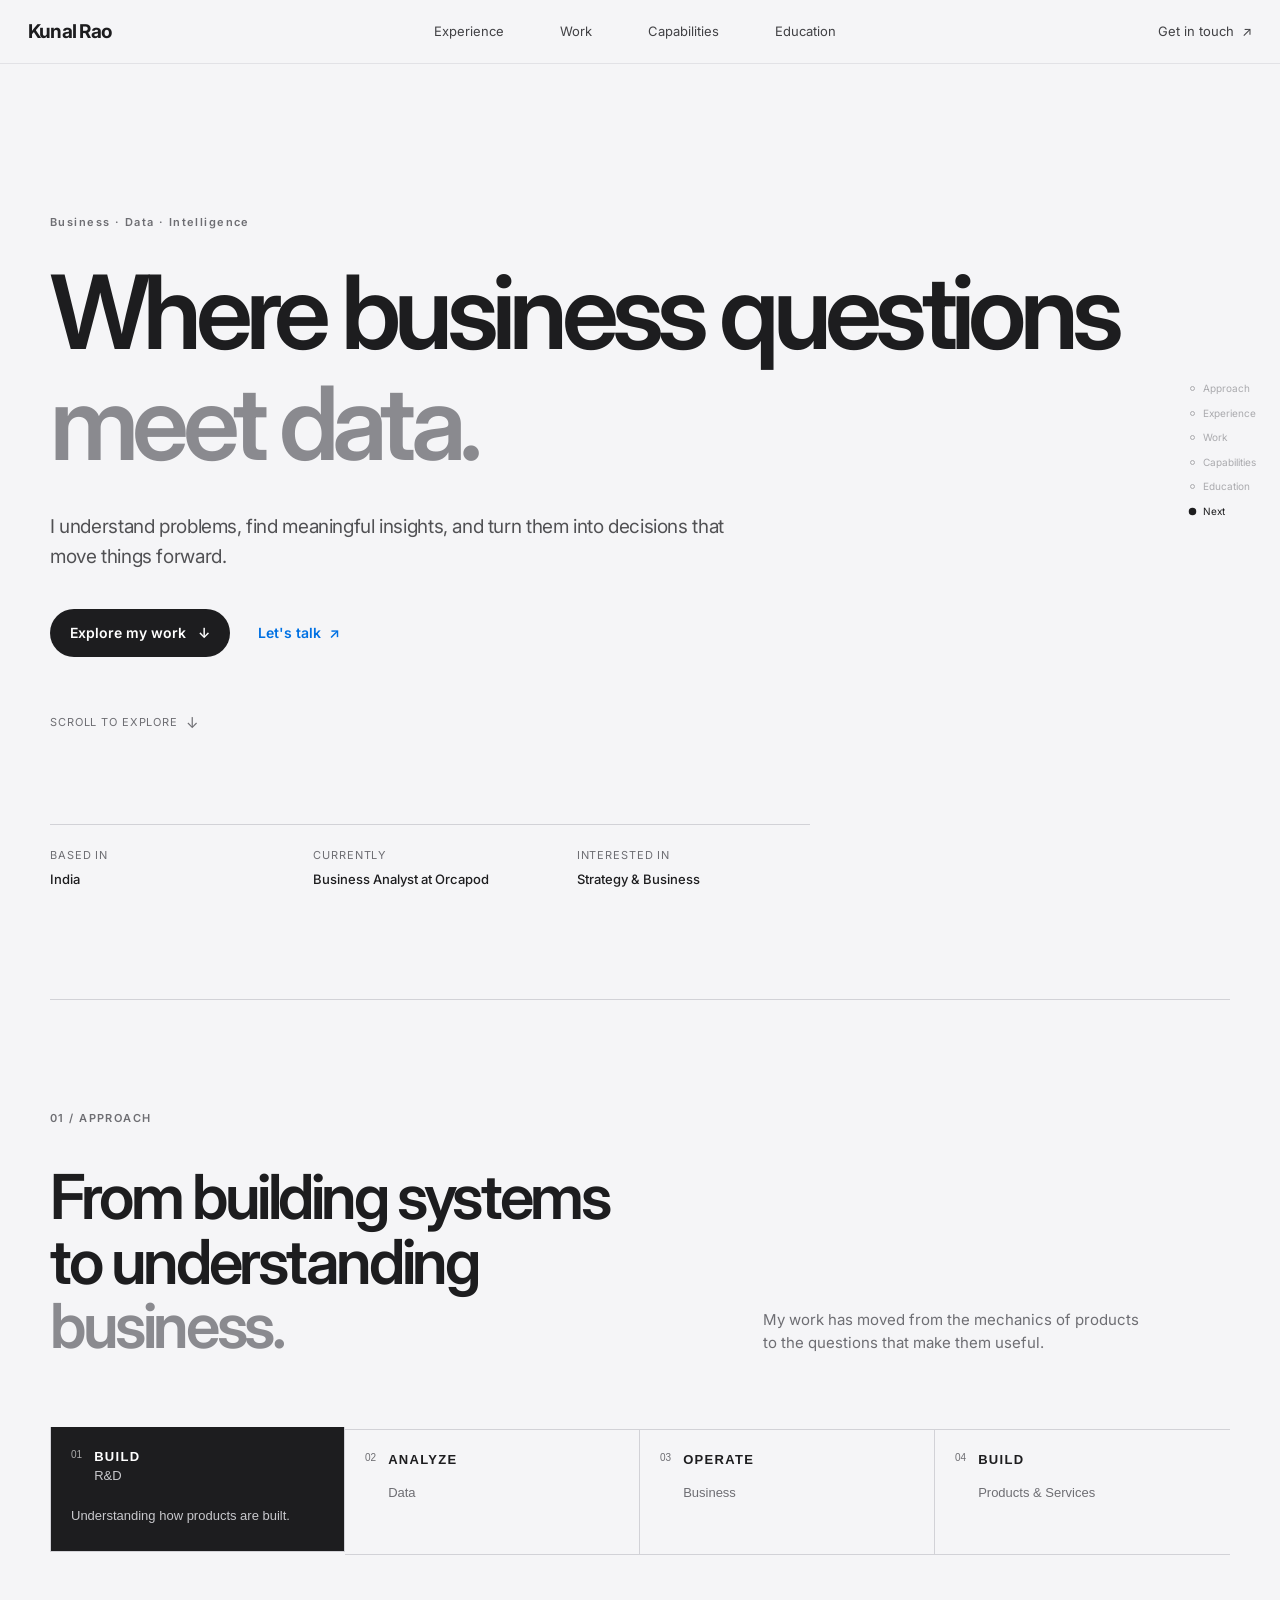
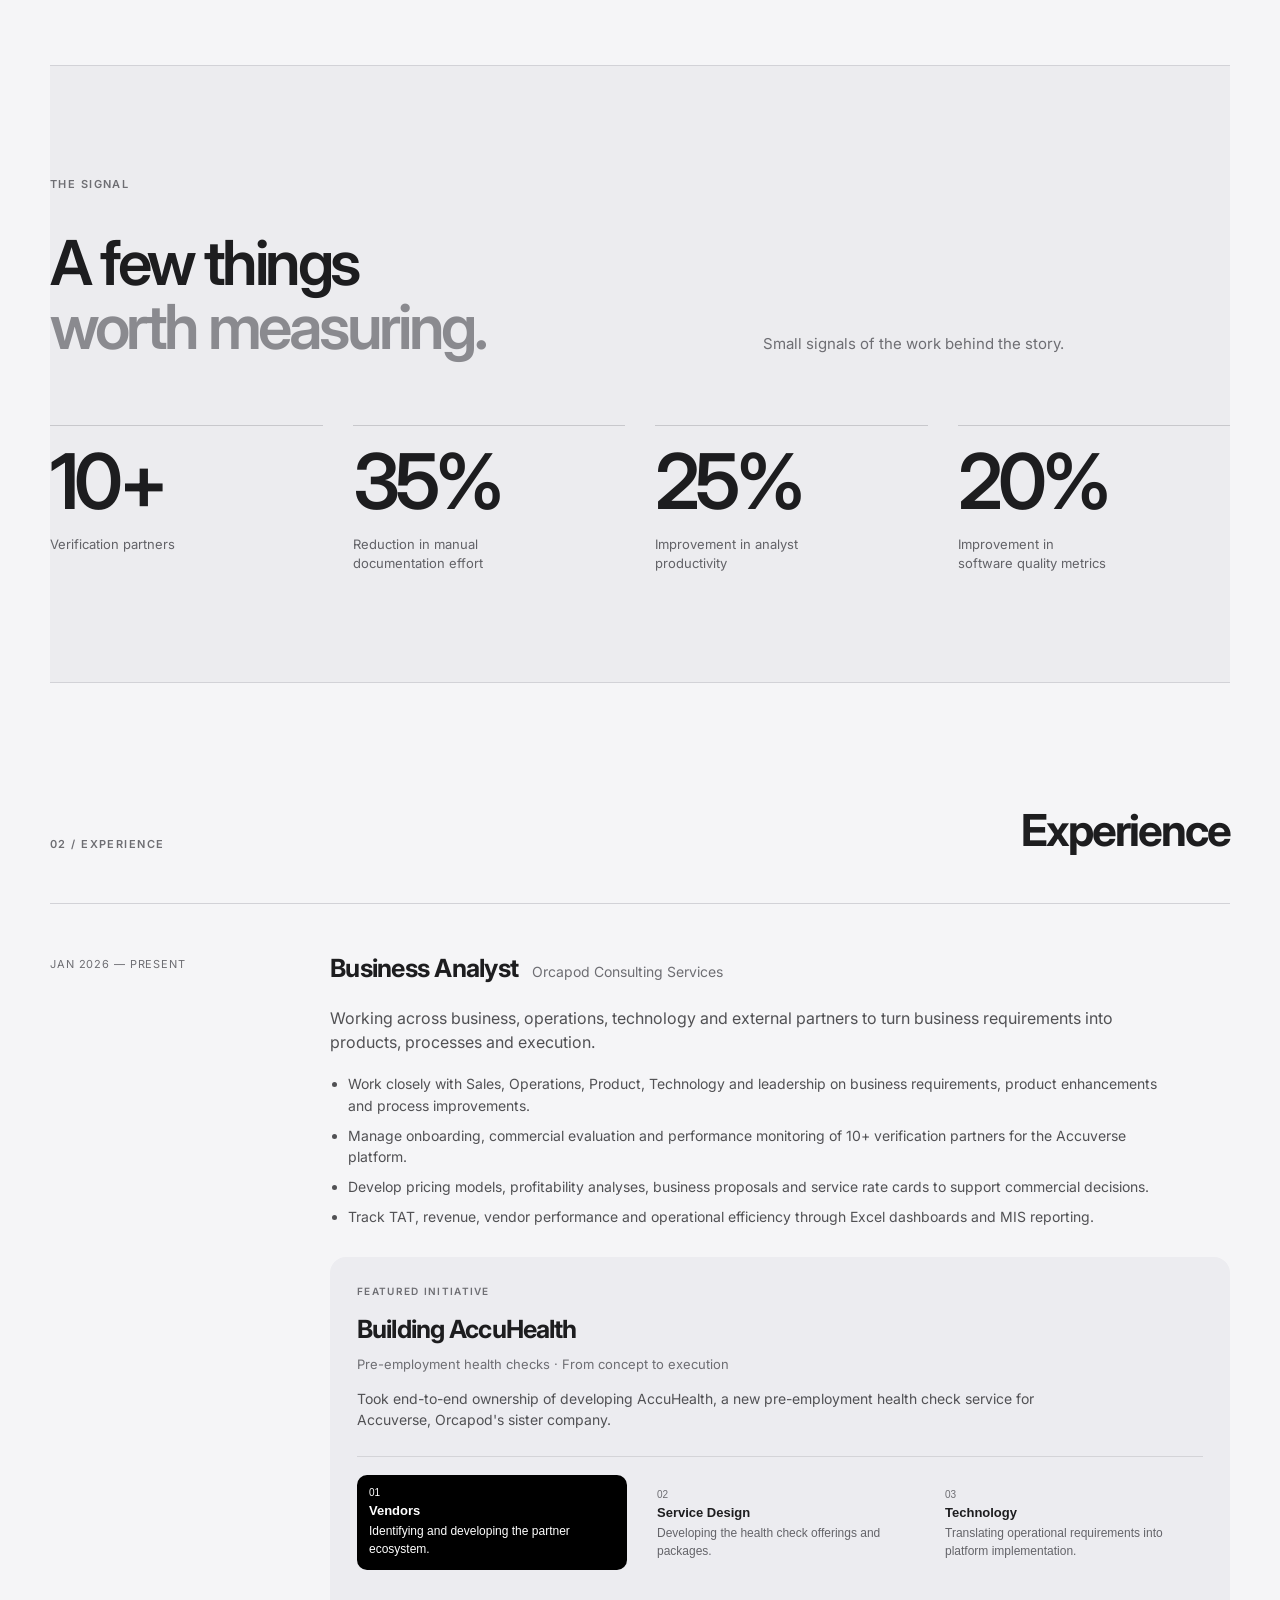
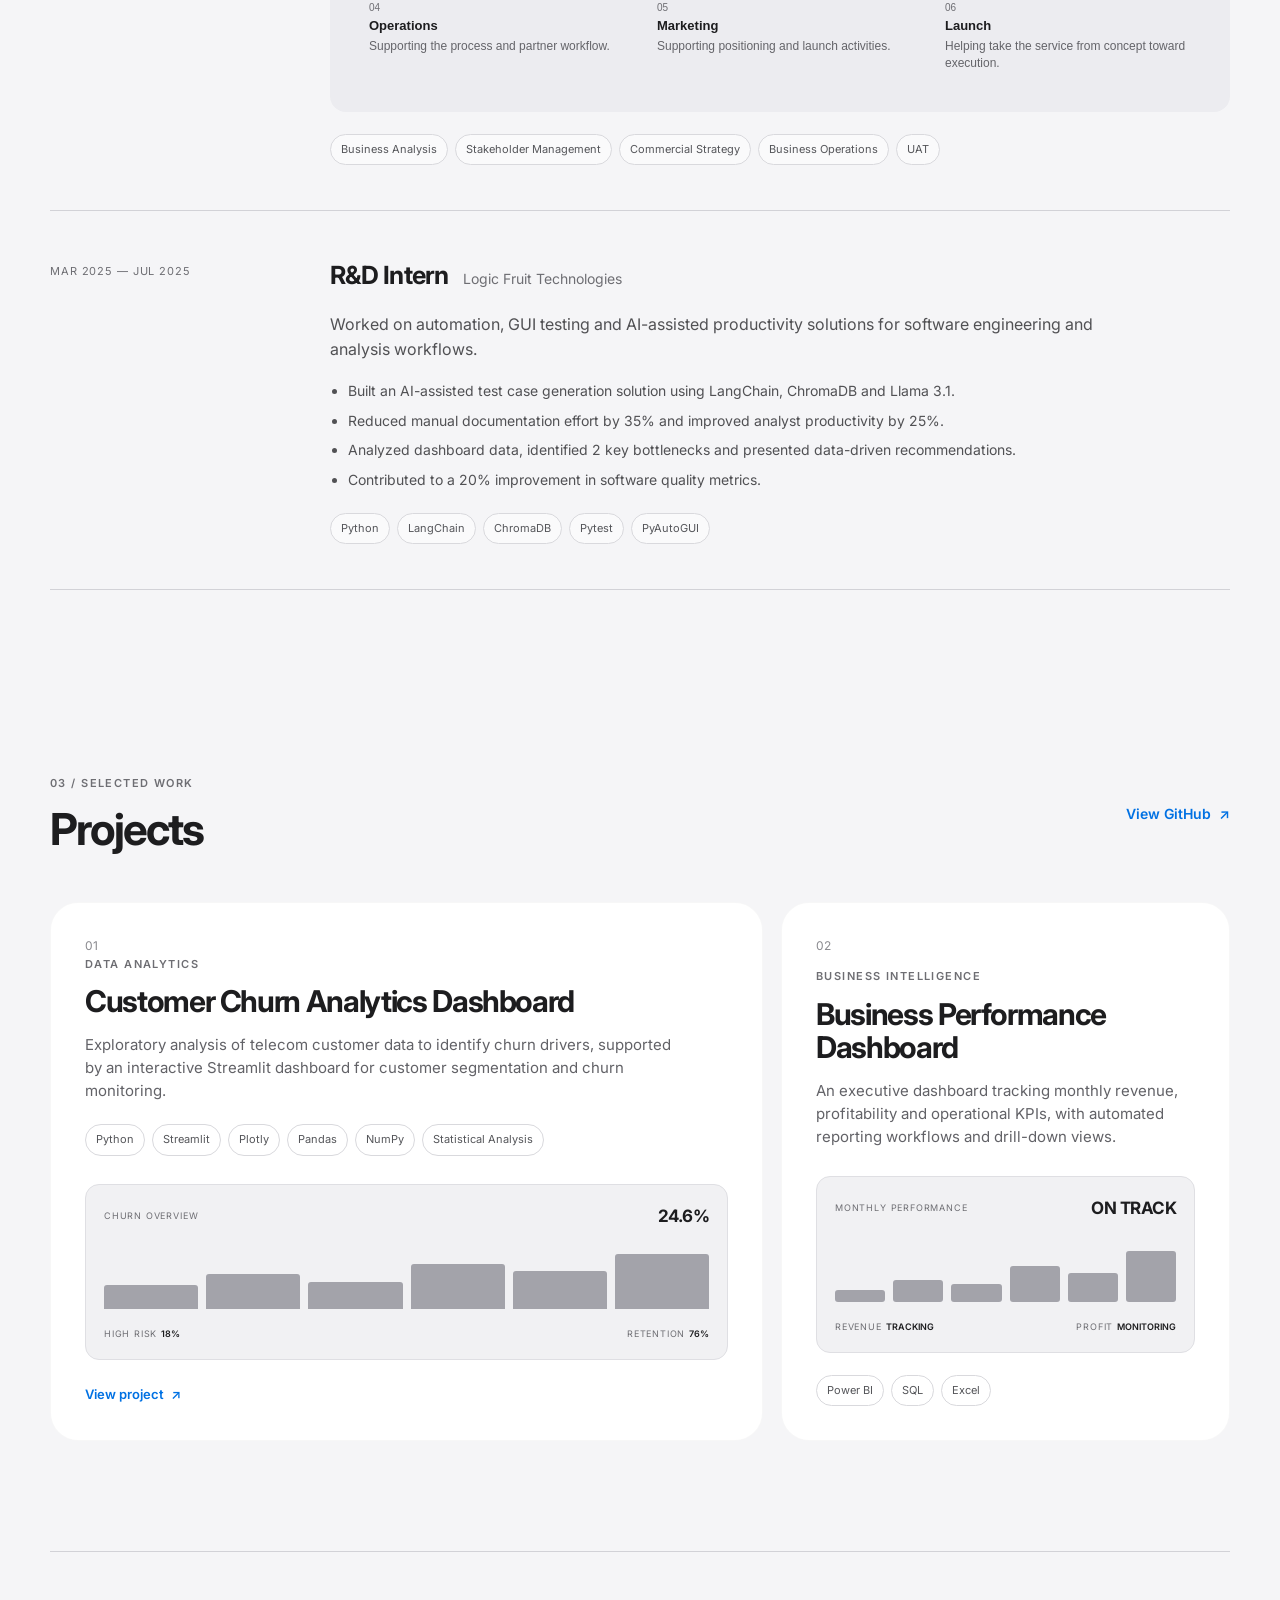
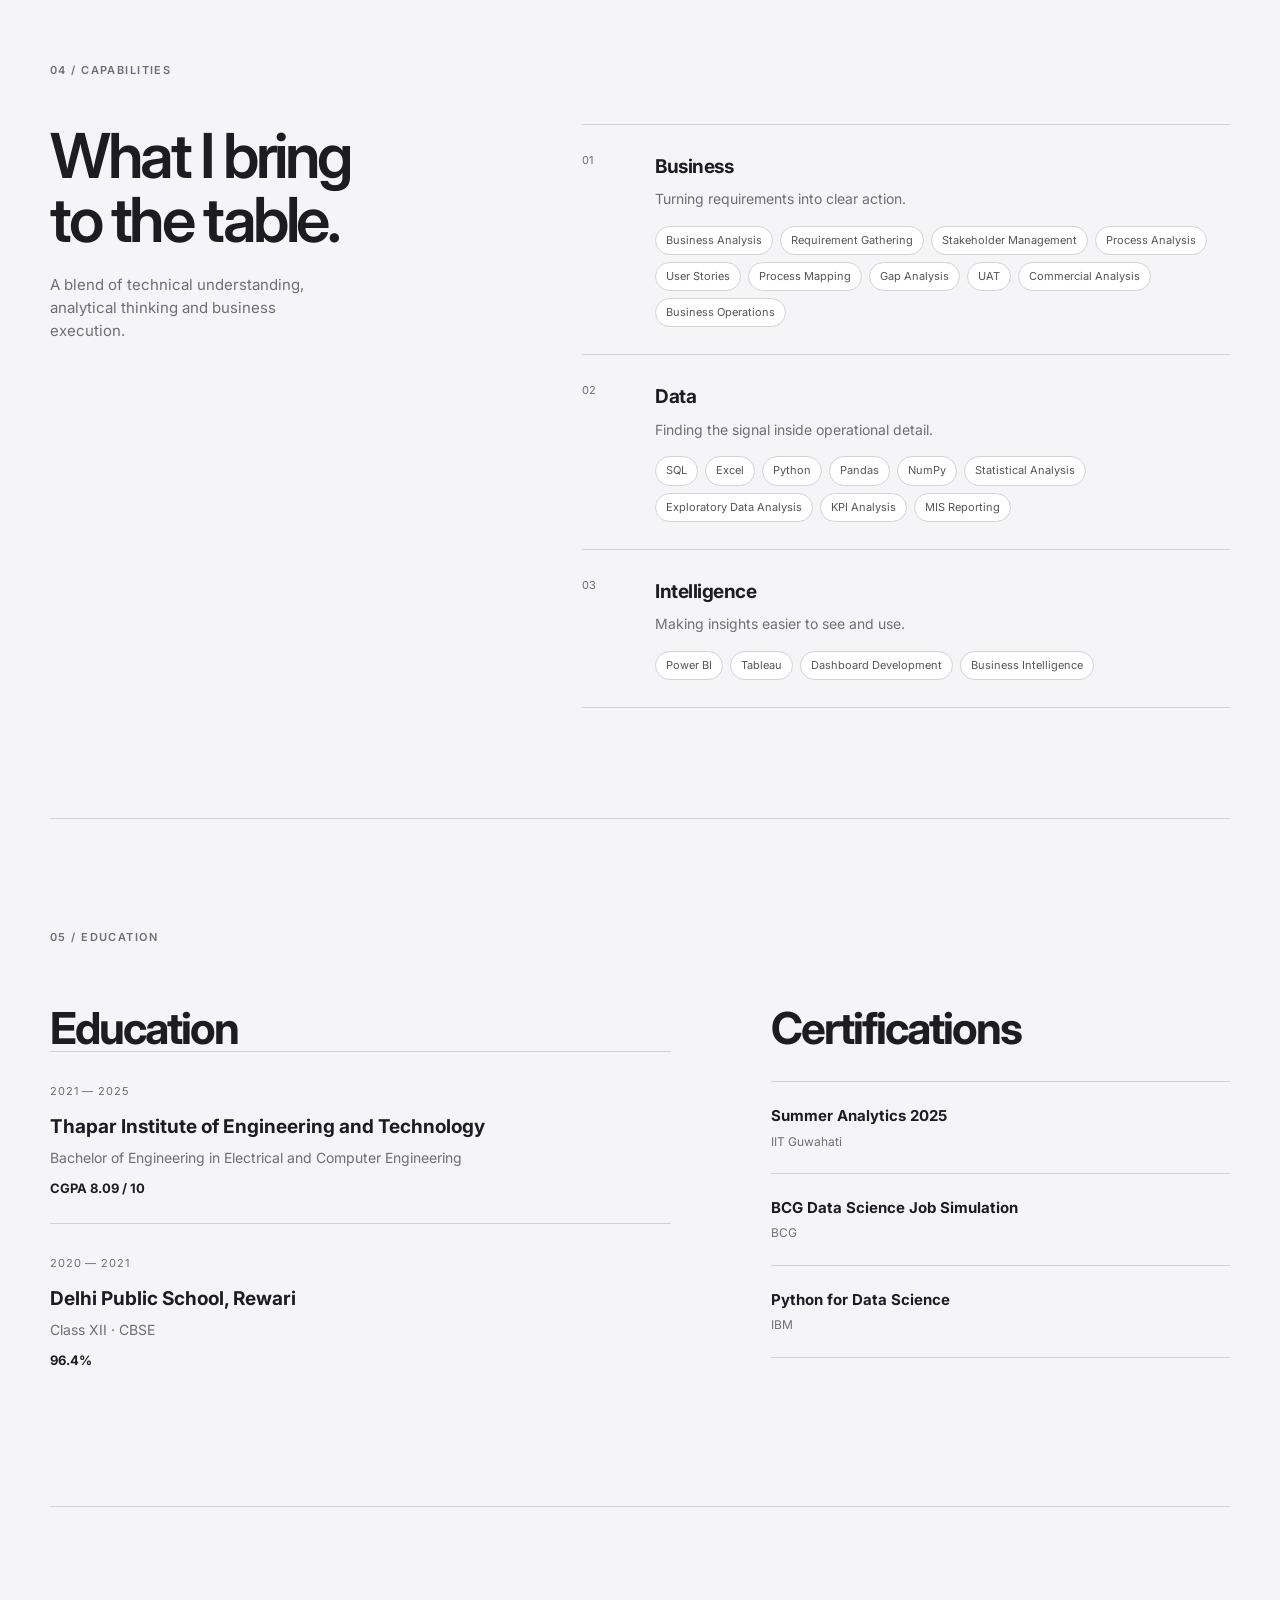
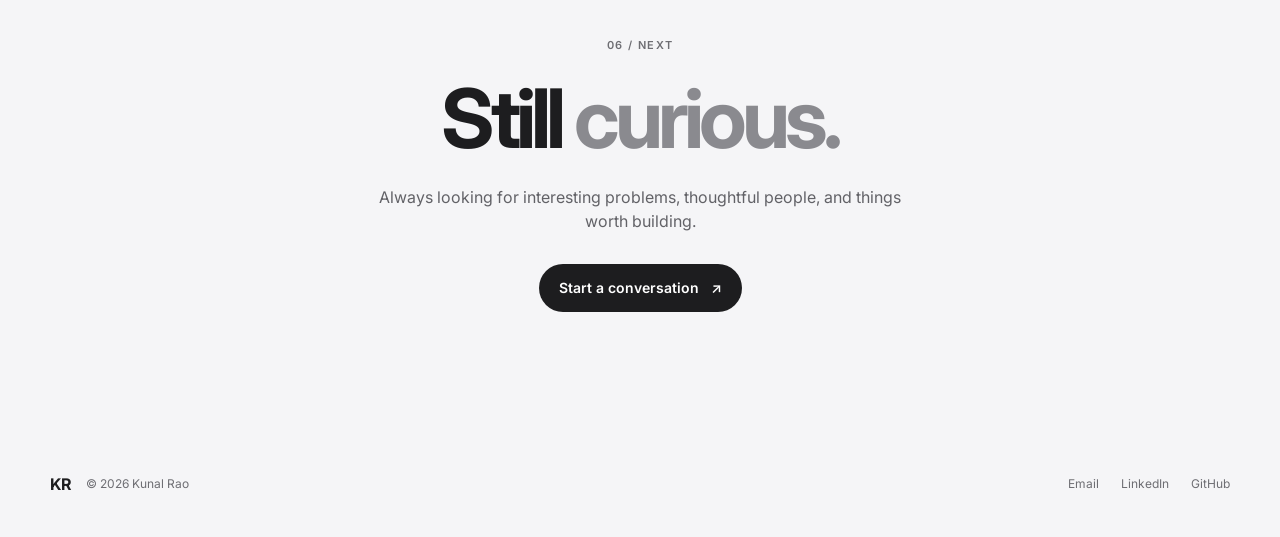
<file: index.html>
<!DOCTYPE html>
<html lang="en">
<head>
  <meta charset="UTF-8" />
  <meta name="viewport" content="width=device-width, initial-scale=1.0" />
  <meta name="description" content="Kunal Rao — Business Analyst with a technology background, focused on business analysis, data, strategy and product execution." />
  <title>Kunal's Portfolio</title>
  <link rel="stylesheet" href="style.css" />
  <link rel="icon" type="image/x-icon" href="media/webicon.ico" />
  <link rel="preconnect" href="https://fonts.googleapis.com" />
  <link rel="preconnect" href="https://fonts.gstatic.com" crossorigin />
  <link href="https://fonts.googleapis.com/css2?family=Inter:wght@400;500;600;700&display=swap" rel="stylesheet" />
  <script defer src="app.js"></script>
</head>
<body>
  <header class="site-header">
    <a class="brand" href="#top" aria-label="Kunal Rao home">Kunal Rao</a>
    <nav class="desktop-nav" aria-label="Primary navigation">
      <a href="#experience">Experience</a>
      <a href="#projects">Work</a>
      <a href="#skills">Capabilities</a>
      <a href="#education">Education</a>
    </nav>
    <a class="header-contact" href="mailto:kunalrao438@gmail.com">Get in touch <span>↗</span></a>
    <button class="menu-button" id="menuButton" aria-label="Open menu" aria-expanded="false">☰</button>
  </header>

  <div class="mobile-menu" id="mobileMenu">
    <a href="#experience">Experience</a>
    <a href="#projects">Work</a>
    <a href="#skills">Capabilities</a>
    <a href="#education">Education</a>
    <a href="mailto:kunalrao438@gmail.com">Contact</a>
  </div>

  <aside class="section-progress" aria-label="Page sections">
    <a href="#approach"><span>01</span>Approach</a>
    <a href="#experience"><span>02</span>Experience</a>
    <a href="#projects"><span>03</span>Work</a>
    <a href="#skills"><span>04</span>Capabilities</a>
    <a href="#education"><span>05</span>Education</a>
    <a href="#next"><span>06</span>Next</a>
  </aside>

  <main id="top">
    <section class="hero section-shell">
  <div class="eyebrow">Business · Data · Intelligence</div>

  <h1>
    <span class="hero-line">Where business questions</span><br />
    <span>meet <span class="hero-rotating-word" id="heroWord">data.</span></span>
  </h1>

  <p class="hero-copy">
    I understand problems, find meaningful insights,
    and turn them into decisions that move things forward.
  </p>

  <div class="hero-actions">
    <a class="button button-dark" href="#experience">
      Explore my work <span>↓</span>
    </a>

    <a class="text-link" href="https://www.linkedin.com/in/kunalrao01/" target="_blank" rel="noreferrer">
      Let's talk <span>↗</span>
    </a>
  </div>
  <a class="scroll-cue" href="#approach">Scroll to explore <span>↓</span></a>

  <div class="hero-meta">
    <div>
      <span>Based in</span>
      <strong>India</strong>
    </div>

    <div>
      <span>Currently</span>
      <strong>Business Analyst at <a href="https://orcapod.work/" target="_blank" rel="noreferrer">Orcapod</a> </strong>
    </div>

    <div>
      <span>Interested in</span>
      <strong>Strategy &amp; Business</strong>
    </div>
  </div>
</section>

    <section id="approach" class="intro section-shell section-divider">
      <div class="section-kicker">01 / APPROACH</div>
      <div class="story-heading">
        <h2>From building systems<br />to understanding <em>business.</em></h2>
        <p>My work has moved from the mechanics of products to the questions that make them useful.</p>
      </div>
      <div class="journey" aria-label="Professional journey">
        <button class="journey-stage is-active" type="button" aria-expanded="true">
          <span class="journey-index">01</span><span class="journey-title">BUILD</span><span class="journey-label">R&amp;D</span>
          <span class="journey-description">Understanding how products are built.</span>
        </button>
        <button class="journey-stage" type="button" aria-expanded="false">
          <span class="journey-index">02</span><span class="journey-title">ANALYZE</span><span class="journey-label">Data</span>
          <span class="journey-description">Finding patterns, signals and problems.</span>
        </button>
        <button class="journey-stage" type="button" aria-expanded="false">
          <span class="journey-index">03</span><span class="journey-title">OPERATE</span><span class="journey-label">Business</span>
          <span class="journey-description">Working with people, processes and decisions.</span>
        </button>
        <button class="journey-stage" type="button" aria-expanded="false">
          <span class="journey-index">04</span><span class="journey-title">BUILD</span><span class="journey-label">Products & Services</span>
          <span class="journey-description">Taking an idea toward execution.</span>
        </button>
      </div>
    </section>

    <section class="numbers section-shell section-divider" aria-labelledby="numbers-title">
      <div class="section-kicker">THE SIGNAL</div>
      <div class="numbers-heading"><h2 id="numbers-title">A few things<br /><em>worth measuring.</em></h2><p>Small signals of the work behind the story.</p></div>
      <div class="numbers-grid">
        <div class="metric"><strong data-count="10" data-suffix="+">0</strong><span>Verification partners</span></div>
        <div class="metric"><strong data-count="35" data-suffix="%">0</strong><span>Reduction in manual documentation effort</span></div>
        <div class="metric"><strong data-count="25" data-suffix="%">0</strong><span>Improvement in analyst productivity</span></div>
        <div class="metric"><strong data-count="20" data-suffix="%">0</strong><span>Improvement in software quality metrics</span></div>
      </div>
    </section>

    <section id="experience" class="section-shell section-divider">
      <div class="section-heading">
        <div class="section-kicker">02 / EXPERIENCE</div>
        <h2>Experience</h2>
      </div>

      <div class="timeline">
        <article class="timeline-item">
          <div class="timeline-date">JAN 2026 — PRESENT</div>
          <div class="timeline-main">
            <div class="role-line"><h3>Business Analyst</h3><span>Orcapod Consulting Services</span></div>
            <p>Working across business, operations, technology and external partners to turn business requirements into products, processes and execution.</p>
            <ul>
              <li>Work closely with Sales, Operations, Product, Technology and leadership on business requirements, product enhancements and process improvements.</li>
              <li>Manage onboarding, commercial evaluation and performance monitoring of 10+ verification partners for the Accuverse platform.</li>
              <li>Develop pricing models, profitability analyses, business proposals and service rate cards to support commercial decisions.</li>
              <li>Track TAT, revenue, vendor performance and operational efficiency through Excel dashboards and MIS reporting.</li>
            </ul>
            <div class="experience-feature">
              <div class="feature-eyebrow">FEATURED INITIATIVE</div>
              <h4>Building AccuHealth</h4>
              <p class="feature-subtitle">Pre-employment health checks · From concept to execution</p>
              <p>Took end-to-end ownership of developing AccuHealth, a new pre-employment health check service for Accuverse, Orcapod's sister company.</p>
              <div class="feature-grid" aria-label="AccuHealth journey">
                <button type="button" class="feature-stage is-active" aria-expanded="true"><span>01</span><strong>Vendors</strong><p>Identifying and developing the partner ecosystem.</p></button>
                <button type="button" class="feature-stage" aria-expanded="false"><span>02</span><strong>Service Design</strong><p>Developing the health check offerings and packages.</p></button>
                <button type="button" class="feature-stage" aria-expanded="false"><span>03</span><strong>Technology</strong><p>Translating operational requirements into platform implementation.</p></button>
                <button type="button" class="feature-stage" aria-expanded="false"><span>04</span><strong>Operations</strong><p>Supporting the process and partner workflow.</p></button>
                <button type="button" class="feature-stage" aria-expanded="false"><span>05</span><strong>Marketing</strong><p>Supporting positioning and launch activities.</p></button>
                <button type="button" class="feature-stage" aria-expanded="false"><span>06</span><strong>Launch</strong><p>Helping take the service from concept toward execution.</p></button>
              </div>
            </div>
            <div class="tags"><span>Business Analysis</span><span>Stakeholder Management</span><span>Commercial Strategy</span><span>Business Operations</span><span>UAT</span></div>
          </div>
        </article>

        <article class="timeline-item">
          <div class="timeline-date">MAR 2025 — JUL 2025</div>
          <div class="timeline-main">
            <div class="role-line"><h3>R&amp;D Intern</h3><span>Logic Fruit Technologies</span></div>
            <p>Worked on automation, GUI testing and AI-assisted productivity solutions for software engineering and analysis workflows.</p>
            <ul>
              <li>Built an AI-assisted test case generation solution using LangChain, ChromaDB and Llama 3.1.</li>
              <li>Reduced manual documentation effort by 35% and improved analyst productivity by 25%.</li>
              <li>Analyzed dashboard data, identified 2 key bottlenecks and presented data-driven recommendations.</li>
              <li>Contributed to a 20% improvement in software quality metrics.</li>
            </ul>
            <div class="tags"><span>Python</span><span>LangChain</span><span>ChromaDB</span><span>Pytest</span><span>PyAutoGUI</span></div>
          </div>
        </article>
      </div>
    </section>

    <section id="projects" class="section-shell section-divider">
      <div class="section-heading work-heading">
        <div>
          <div class="section-kicker">03 / SELECTED WORK</div>
          <h2>Projects</h2>
        </div>
        <a class="text-link" href="https://github.com/Freakkedduck" target="_blank" rel="noreferrer">View GitHub <span>↗</span></a>
      </div>

      <div class="project-grid">
        <article class="project-card featured">
          <div class="project-number">01</div>
          <div class="project-content">
            <div class="project-type">DATA ANALYTICS</div>
            <h3>Customer Churn Analytics Dashboard</h3>
            <p>Exploratory analysis of telecom customer data to identify churn drivers, supported by an interactive Streamlit dashboard for customer segmentation and churn monitoring.</p>
            <div class="tags"><span>Python</span><span>Streamlit</span><span>Plotly</span><span>Pandas</span><span>NumPy</span><span>Statistical Analysis</span></div>
            <div class="dashboard-preview churn-preview" aria-hidden="true"><div class="preview-top"><span>CHURN OVERVIEW</span><strong>24.6%</strong></div><div class="preview-bars"><i></i><i></i><i></i><i></i><i></i><i></i></div><div class="preview-bottom"><span>HIGH RISK <b>18%</b></span><span>RETENTION <b>76%</b></span></div></div>
            <a class="project-link" href="https://freakkedduck-churn-analysis-churn-dashboard-9b0zt4.streamlit.app/" target="_blank" rel="noreferrer">View project <span>↗</span></a>
          </div>
        </article>

        <article class="project-card">
          <div class="project-number">02</div>
          <div class="project-content">
            <div class="project-type">BUSINESS INTELLIGENCE</div>
            <h3>Business Performance Dashboard</h3>
            <p>An executive dashboard tracking monthly revenue, profitability and operational KPIs, with automated reporting workflows and drill-down views.</p>
            <div class="dashboard-preview performance-preview" aria-hidden="true"><div class="preview-top"><span>MONTHLY PERFORMANCE</span><strong>ON TRACK</strong></div><div class="preview-line"><i></i><i></i><i></i><i></i><i></i><i></i></div><div class="preview-bottom"><span>REVENUE <b>TRACKING</b></span><span>PROFIT <b>MONITORING</b></span></div></div><div class="tags"><span>Power BI</span><span>SQL</span><span>Excel</span></div>
          </div>
        </article>
      </div>
    </section>

    <section id="skills" class="section-shell section-divider">
      <div class="section-kicker">04 / CAPABILITIES</div>
      <div class="capability-grid">
        <div class="capability-intro"><h2>What I bring<br />to the table.</h2><p>A blend of technical understanding, analytical thinking and business execution.</p></div>
        <div class="capability-list">
          <article class="capability"><span>01</span><div><h3>Business</h3><p class="capability-lead">Turning requirements into clear action.</p><div class="skill-tags"><span>Business Analysis</span><span>Requirement Gathering</span><span>Stakeholder Management</span><span>Process Analysis</span><span>User Stories</span><span>Process Mapping</span><span>Gap Analysis</span><span>UAT</span><span>Commercial Analysis</span><span>Business Operations</span></div></div></article>
          <article class="capability"><span>02</span><div><h3>Data</h3><p class="capability-lead">Finding the signal inside operational detail.</p><div class="skill-tags"><span>SQL</span><span>Excel</span><span>Python</span><span>Pandas</span><span>NumPy</span><span>Statistical Analysis</span><span>Exploratory Data Analysis</span><span>KPI Analysis</span><span>MIS Reporting</span></div></div></article>
          <article class="capability"><span>03</span><div><h3>Intelligence</h3><p class="capability-lead">Making insights easier to see and use.</p><div class="skill-tags"><span>Power BI</span><span>Tableau</span><span>Dashboard Development</span><span>Business Intelligence</span></div></div></article>
        </div>
      </div>
    </section>

    <section id="education" class="section-shell section-divider">
      <div class="section-kicker">05 / EDUCATION</div>
      <div class="education-grid">
        <div>
          <h2>Education</h2>
          <div class="education-entry"><span>2021 — 2025</span><h3>Thapar Institute of Engineering and Technology</h3><p>Bachelor of Engineering in Electrical and Computer Engineering</p><strong>CGPA 8.09 / 10</strong></div>
          <div class="education-entry"><span>2020 — 2021</span><h3>Delhi Public School, Rewari</h3><p>Class XII · CBSE</p><strong>96.4%</strong></div>
        </div>
        <div>
          <h2>Certifications</h2>
          <div class="cert-list">
            <div><strong>Summer Analytics 2025</strong><span>IIT Guwahati</span></div>
            <div><strong>BCG Data Science Job Simulation</strong><span>BCG</span></div>
            <div><strong>Python for Data Science</strong><span>IBM</span></div>
          </div>
        </div>
      </div>
    </section>

    <section id="next" class="closing section-shell section-divider">
      <div class="section-kicker">06 / NEXT</div>
      <h2>Still <em>curious.</em></h2>
      <p>Always looking for interesting problems, thoughtful people, and things worth building.</p>
      <a class="button button-dark" href="mailto:kunalrao438@gmail.com">Start a conversation <span>↗</span></a>
    </section>
  </main>

  <footer class="footer section-shell">
    <div><strong>KR</strong><span>© 2026 Kunal Rao</span></div>
    <div class="footer-links"><a href="mailto:kunalrao438@gmail.com">Email</a><a href="https://www.linkedin.com/in/kunalrao01/" target="_blank" rel="noreferrer">LinkedIn</a><a href="https://github.com/Freakkedduck" target="_blank" rel="noreferrer">GitHub</a></div>
  </footer>
</body>
</html>
</file>
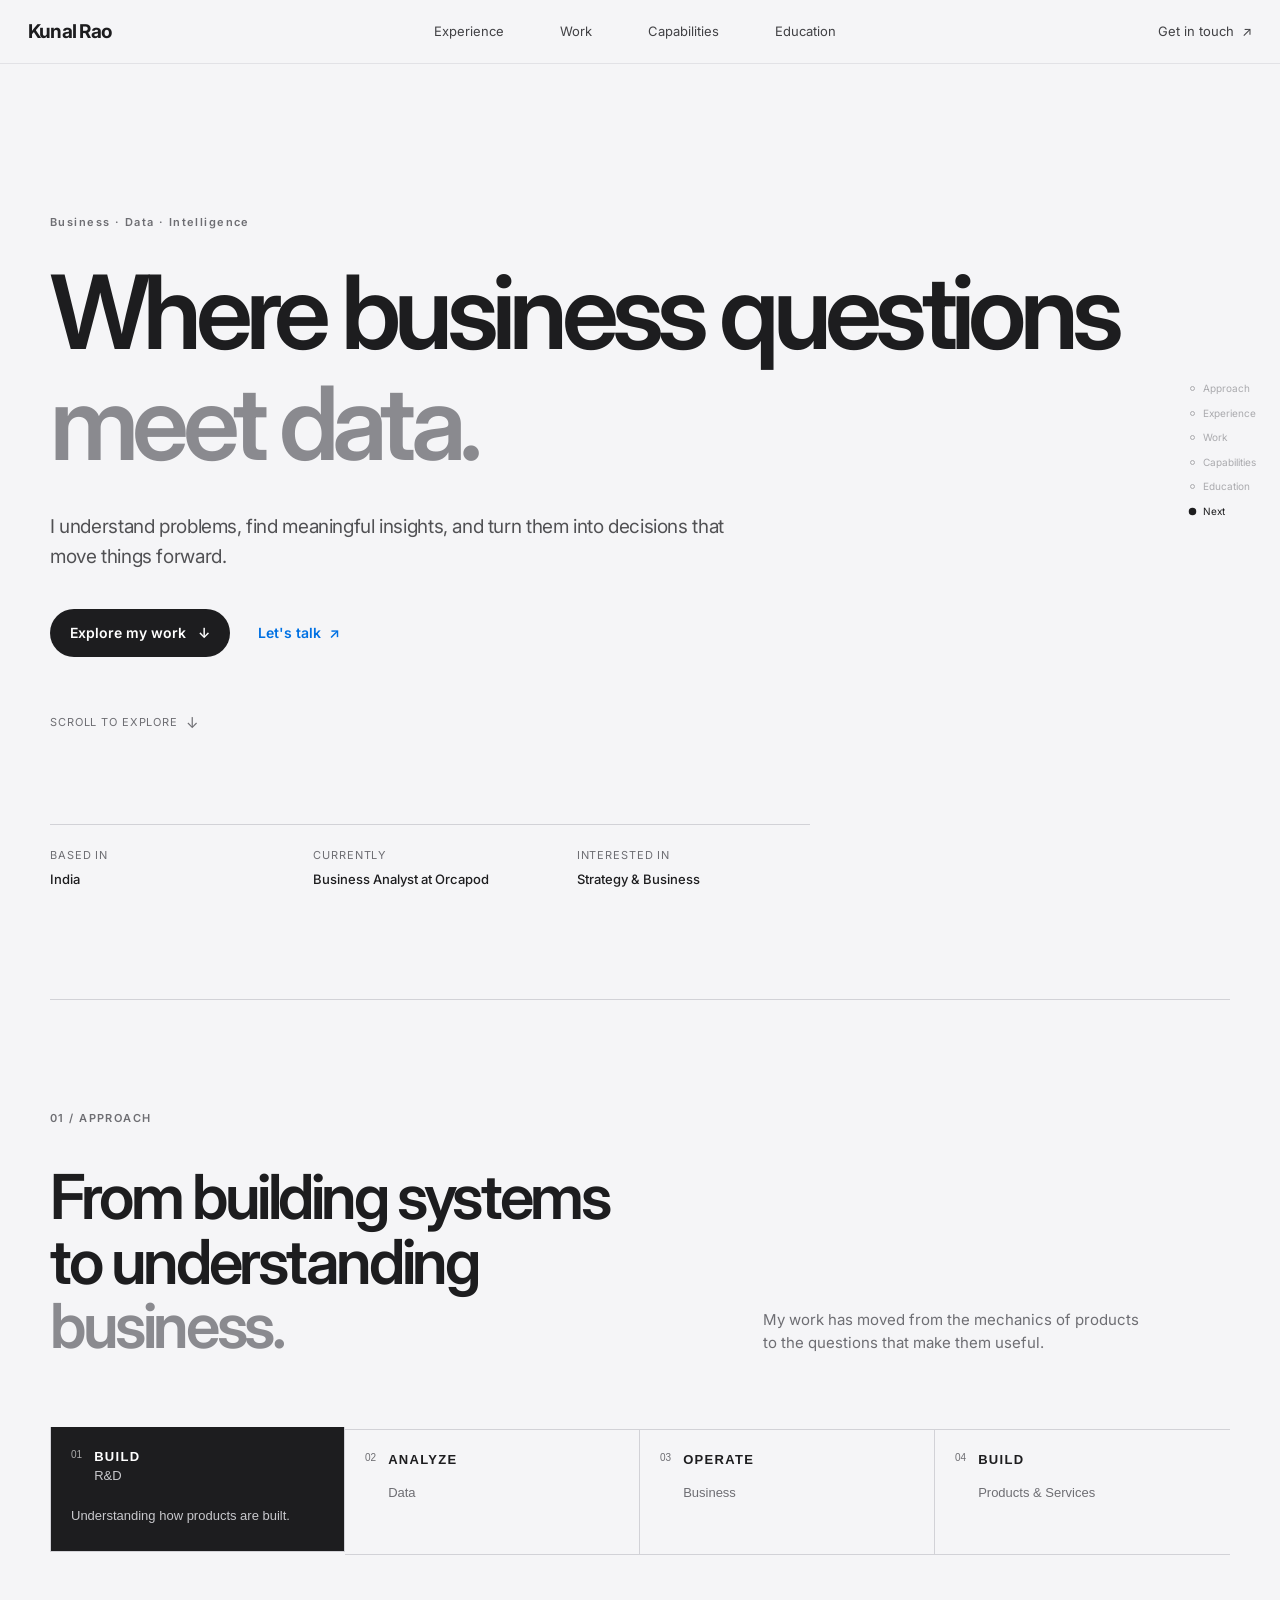
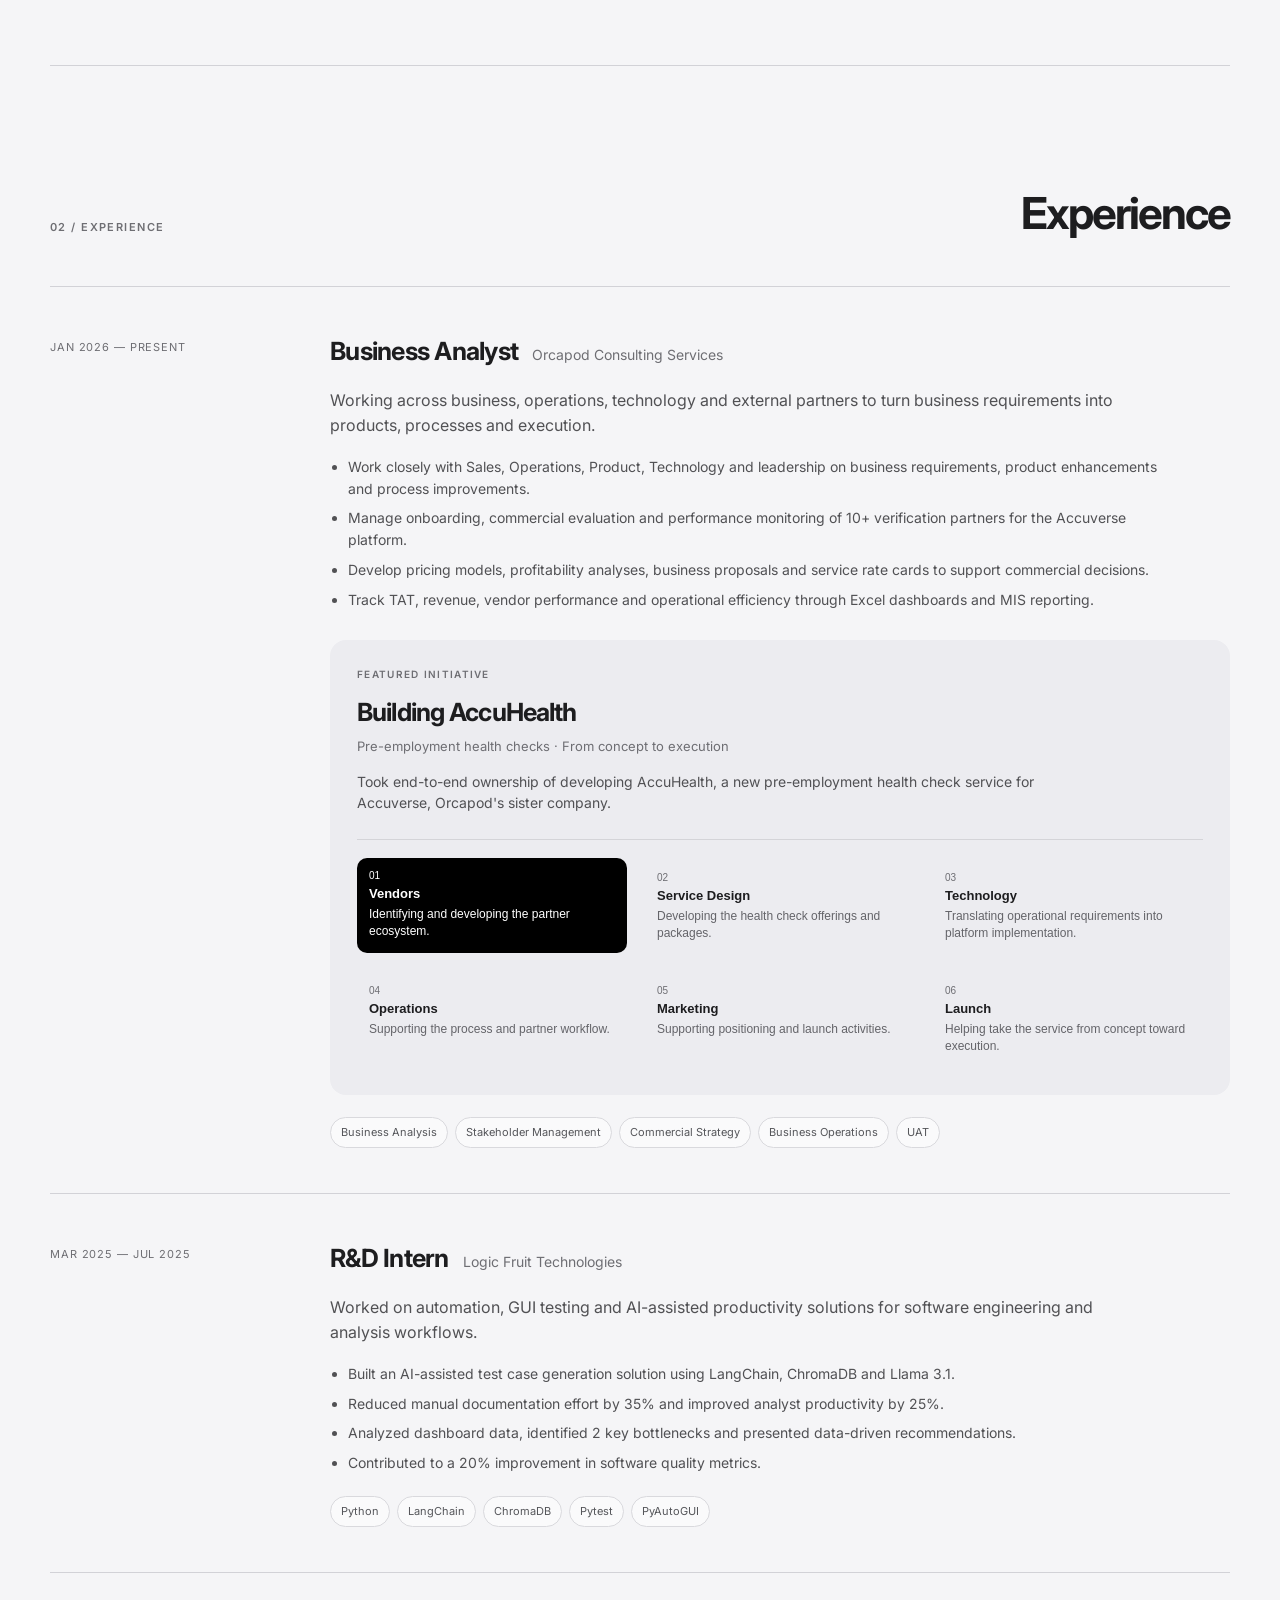
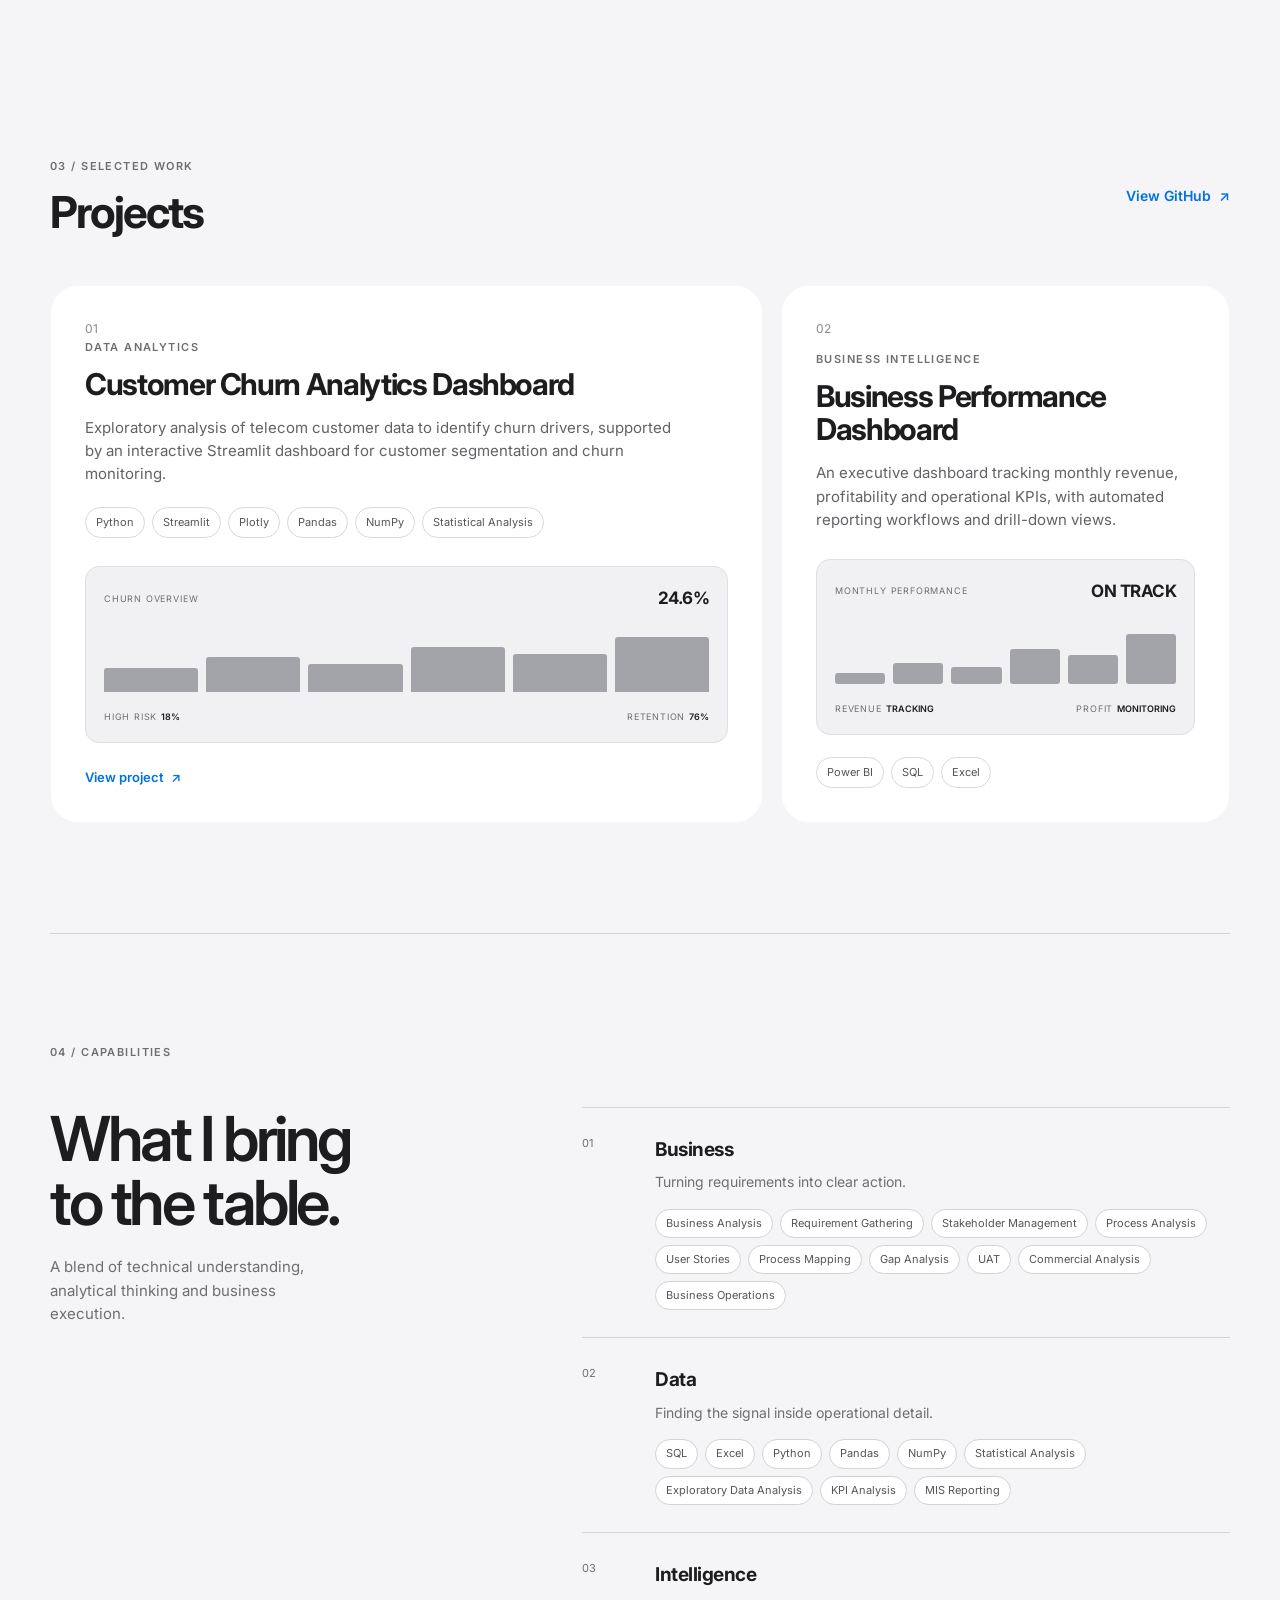
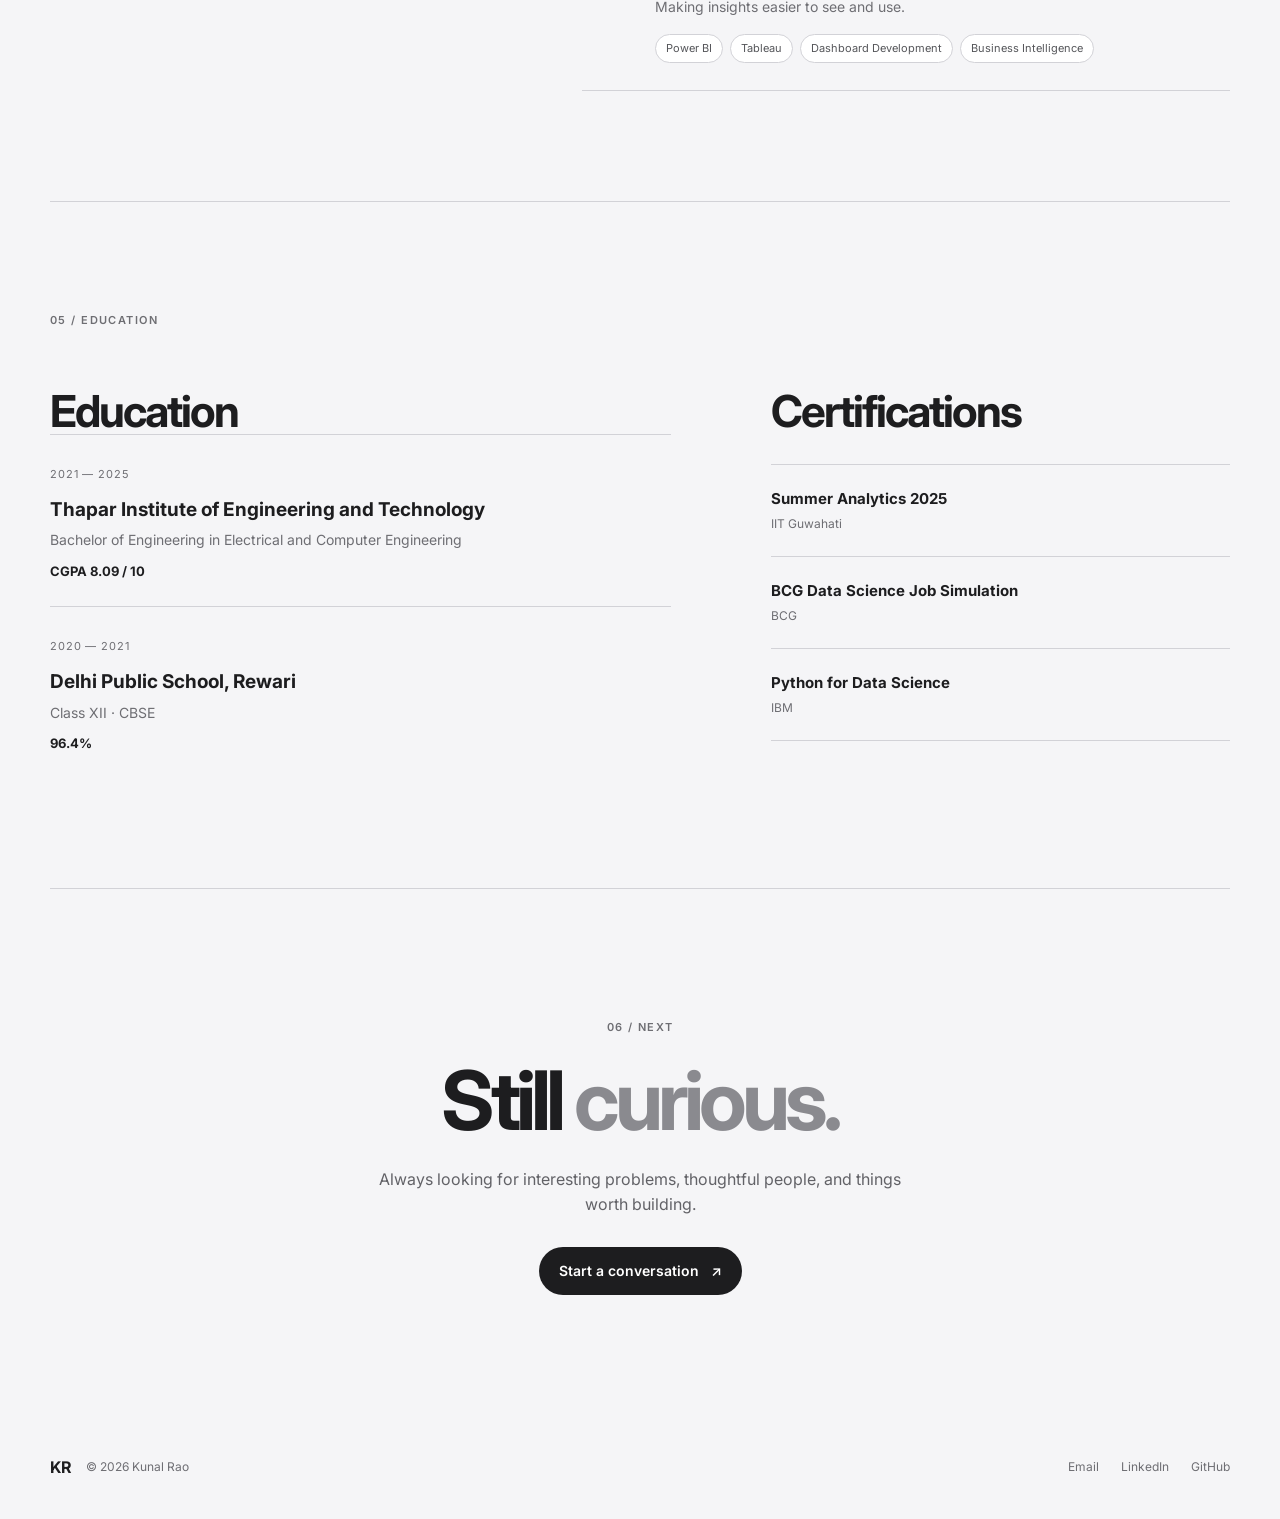
<file: Kunal-Rao-Portfolio-main/index.html>
<!DOCTYPE html>
<html lang="en">
<head>
  <meta charset="UTF-8" />
  <meta name="viewport" content="width=device-width, initial-scale=1.0" />
  <meta name="description" content="Kunal Rao — Business Analyst with a technology background, focused on business analysis, data, strategy and product execution." />
  <title>Kunal's Portfolio</title>
  <link rel="stylesheet" href="style.css" />
  <link rel="icon" type="image/x-icon" href="media/webicon.ico" />
  <link rel="preconnect" href="https://fonts.googleapis.com" />
  <link rel="preconnect" href="https://fonts.gstatic.com" crossorigin />
  <link href="https://fonts.googleapis.com/css2?family=Inter:wght@400;500;600;700&display=swap" rel="stylesheet" />
  <script defer src="app.js"></script>
</head>
<body>
  <header class="site-header">
    <a class="brand" href="#top" aria-label="Kunal Rao home">Kunal Rao</a>
    <nav class="desktop-nav" aria-label="Primary navigation">
      <a href="#experience">Experience</a>
      <a href="#projects">Work</a>
      <a href="#skills">Capabilities</a>
      <a href="#education">Education</a>
    </nav>
    <a class="header-contact" href="mailto:kunalrao438@gmail.com">Get in touch <span>↗</span></a>
    <button class="menu-button" id="menuButton" aria-label="Open menu" aria-expanded="false">☰</button>
  </header>

  <div class="mobile-menu" id="mobileMenu">
    <a href="#experience">Experience</a>
    <a href="#projects">Work</a>
    <a href="#skills">Capabilities</a>
    <a href="#education">Education</a>
    <a href="mailto:kunalrao438@gmail.com">Contact</a>
  </div>

  <aside class="section-progress" aria-label="Page sections">
    <a href="#approach"><span>01</span>Approach</a>
    <a href="#experience"><span>02</span>Experience</a>
    <a href="#projects"><span>03</span>Work</a>
    <a href="#skills"><span>04</span>Capabilities</a>
    <a href="#education"><span>05</span>Education</a>
    <a href="#next"><span>06</span>Next</a>
  </aside>

  <main id="top">
    <section class="hero section-shell">
  <div class="eyebrow">Business · Data · Intelligence</div>

  <h1>
    <span class="hero-line">Where business questions</span><br />
    <span>meet <span class="hero-rotating-word" id="heroWord">data.</span></span>
  </h1>

  <p class="hero-copy">
    I understand problems, find meaningful insights,
    and turn them into decisions that move things forward.
  </p>

  <div class="hero-actions">
    <a class="button button-dark" href="#experience">
      Explore my work <span>↓</span>
    </a>

    <a class="text-link" href="https://www.linkedin.com/in/kunalrao01/" target="_blank" rel="noreferrer">
      Let's talk <span>↗</span>
    </a>
  </div>
  <a class="scroll-cue" href="#approach">Scroll to explore <span>↓</span></a>

  <div class="hero-meta">
    <div>
      <span>Based in</span>
      <strong>India</strong>
    </div>

    <div>
      <span>Currently</span>
      <strong>Business Analyst at <a href="https://orcapod.work/" target="_blank" rel="noreferrer">Orcapod</a> </strong>
    </div>

    <div>
      <span>Interested in</span>
      <strong>Strategy &amp; Business</strong>
    </div>
  </div>
</section>

    <section id="approach" class="intro section-shell section-divider">
      <div class="section-kicker">01 / APPROACH</div>
      <div class="story-heading">
        <h2>From building systems<br />to understanding <em>business.</em></h2>
        <p>My work has moved from the mechanics of products to the questions that make them useful.</p>
      </div>
      <div class="journey" aria-label="Professional journey">
        <button class="journey-stage is-active" type="button" aria-expanded="true">
          <span class="journey-index">01</span><span class="journey-title">BUILD</span><span class="journey-label">R&amp;D</span>
          <span class="journey-description">Understanding how products are built.</span>
        </button>
        <button class="journey-stage" type="button" aria-expanded="false">
          <span class="journey-index">02</span><span class="journey-title">ANALYZE</span><span class="journey-label">Data</span>
          <span class="journey-description">Finding patterns, signals and problems.</span>
        </button>
        <button class="journey-stage" type="button" aria-expanded="false">
          <span class="journey-index">03</span><span class="journey-title">OPERATE</span><span class="journey-label">Business</span>
          <span class="journey-description">Working with people, processes and decisions.</span>
        </button>
        <button class="journey-stage" type="button" aria-expanded="false">
          <span class="journey-index">04</span><span class="journey-title">BUILD</span><span class="journey-label">Products & Services</span>
          <span class="journey-description">Taking an idea toward execution.</span>
        </button>
      </div>
    </section>

    <section id="experience" class="section-shell section-divider">
      <div class="section-heading">
        <div class="section-kicker">02 / EXPERIENCE</div>
        <h2>Experience</h2>
      </div>

      <div class="timeline">
        <article class="timeline-item">
          <div class="timeline-date">JAN 2026 — PRESENT</div>
          <div class="timeline-main">
            <div class="role-line"><h3>Business Analyst</h3><span>Orcapod Consulting Services</span></div>
            <p>Working across business, operations, technology and external partners to turn business requirements into products, processes and execution.</p>
            <ul>
              <li>Work closely with Sales, Operations, Product, Technology and leadership on business requirements, product enhancements and process improvements.</li>
              <li>Manage onboarding, commercial evaluation and performance monitoring of 10+ verification partners for the Accuverse platform.</li>
              <li>Develop pricing models, profitability analyses, business proposals and service rate cards to support commercial decisions.</li>
              <li>Track TAT, revenue, vendor performance and operational efficiency through Excel dashboards and MIS reporting.</li>
            </ul>
            <div class="experience-feature">
              <div class="feature-eyebrow">FEATURED INITIATIVE</div>
              <h4>Building AccuHealth</h4>
              <p class="feature-subtitle">Pre-employment health checks · From concept to execution</p>
              <p>Took end-to-end ownership of developing AccuHealth, a new pre-employment health check service for Accuverse, Orcapod's sister company.</p>
              <div class="feature-grid" aria-label="AccuHealth journey">
                <button type="button" class="feature-stage is-active" aria-expanded="true"><span>01</span><strong>Vendors</strong><p>Identifying and developing the partner ecosystem.</p></button>
                <button type="button" class="feature-stage" aria-expanded="false"><span>02</span><strong>Service Design</strong><p>Developing the health check offerings and packages.</p></button>
                <button type="button" class="feature-stage" aria-expanded="false"><span>03</span><strong>Technology</strong><p>Translating operational requirements into platform implementation.</p></button>
                <button type="button" class="feature-stage" aria-expanded="false"><span>04</span><strong>Operations</strong><p>Supporting the process and partner workflow.</p></button>
                <button type="button" class="feature-stage" aria-expanded="false"><span>05</span><strong>Marketing</strong><p>Supporting positioning and launch activities.</p></button>
                <button type="button" class="feature-stage" aria-expanded="false"><span>06</span><strong>Launch</strong><p>Helping take the service from concept toward execution.</p></button>
              </div>
            </div>
            <div class="tags"><span>Business Analysis</span><span>Stakeholder Management</span><span>Commercial Strategy</span><span>Business Operations</span><span>UAT</span></div>
          </div>
        </article>

        <article class="timeline-item">
          <div class="timeline-date">MAR 2025 — JUL 2025</div>
          <div class="timeline-main">
            <div class="role-line"><h3>R&amp;D Intern</h3><span>Logic Fruit Technologies</span></div>
            <p>Worked on automation, GUI testing and AI-assisted productivity solutions for software engineering and analysis workflows.</p>
            <ul>
              <li>Built an AI-assisted test case generation solution using LangChain, ChromaDB and Llama 3.1.</li>
              <li>Reduced manual documentation effort by 35% and improved analyst productivity by 25%.</li>
              <li>Analyzed dashboard data, identified 2 key bottlenecks and presented data-driven recommendations.</li>
              <li>Contributed to a 20% improvement in software quality metrics.</li>
            </ul>
            <div class="tags"><span>Python</span><span>LangChain</span><span>ChromaDB</span><span>Pytest</span><span>PyAutoGUI</span></div>
          </div>
        </article>
      </div>
    </section>

    <section id="projects" class="section-shell section-divider">
      <div class="section-heading work-heading">
        <div>
          <div class="section-kicker">03 / SELECTED WORK</div>
          <h2>Projects</h2>
        </div>
        <a class="text-link" href="https://github.com/Freakkedduck" target="_blank" rel="noreferrer">View GitHub <span>↗</span></a>
      </div>

      <div class="project-grid">
        <article class="project-card featured">
          <div class="project-number">01</div>
          <div class="project-content">
            <div class="project-type">DATA ANALYTICS</div>
            <h3>Customer Churn Analytics Dashboard</h3>
            <p>Exploratory analysis of telecom customer data to identify churn drivers, supported by an interactive Streamlit dashboard for customer segmentation and churn monitoring.</p>
            <div class="tags"><span>Python</span><span>Streamlit</span><span>Plotly</span><span>Pandas</span><span>NumPy</span><span>Statistical Analysis</span></div>
            <div class="dashboard-preview churn-preview" aria-hidden="true"><div class="preview-top"><span>CHURN OVERVIEW</span><strong>24.6%</strong></div><div class="preview-bars"><i></i><i></i><i></i><i></i><i></i><i></i></div><div class="preview-bottom"><span>HIGH RISK <b>18%</b></span><span>RETENTION <b>76%</b></span></div></div>
            <a class="project-link" href="https://freakkedduck-churn-analysis-churn-dashboard-9b0zt4.streamlit.app/" target="_blank" rel="noreferrer">View project <span>↗</span></a>
          </div>
        </article>

        <article class="project-card">
          <div class="project-number">02</div>
          <div class="project-content">
            <div class="project-type">BUSINESS INTELLIGENCE</div>
            <h3>Business Performance Dashboard</h3>
            <p>An executive dashboard tracking monthly revenue, profitability and operational KPIs, with automated reporting workflows and drill-down views.</p>
            <div class="dashboard-preview performance-preview" aria-hidden="true"><div class="preview-top"><span>MONTHLY PERFORMANCE</span><strong>ON TRACK</strong></div><div class="preview-line"><i></i><i></i><i></i><i></i><i></i><i></i></div><div class="preview-bottom"><span>REVENUE <b>TRACKING</b></span><span>PROFIT <b>MONITORING</b></span></div></div><div class="tags"><span>Power BI</span><span>SQL</span><span>Excel</span></div>
          </div>
        </article>
      </div>
    </section>

    <section id="skills" class="section-shell section-divider">
      <div class="section-kicker">04 / CAPABILITIES</div>
      <div class="capability-grid">
        <div class="capability-intro"><h2>What I bring<br />to the table.</h2><p>A blend of technical understanding, analytical thinking and business execution.</p></div>
        <div class="capability-list">
          <article class="capability"><span>01</span><div><h3>Business</h3><p class="capability-lead">Turning requirements into clear action.</p><div class="skill-tags"><span>Business Analysis</span><span>Requirement Gathering</span><span>Stakeholder Management</span><span>Process Analysis</span><span>User Stories</span><span>Process Mapping</span><span>Gap Analysis</span><span>UAT</span><span>Commercial Analysis</span><span>Business Operations</span></div></div></article>
          <article class="capability"><span>02</span><div><h3>Data</h3><p class="capability-lead">Finding the signal inside operational detail.</p><div class="skill-tags"><span>SQL</span><span>Excel</span><span>Python</span><span>Pandas</span><span>NumPy</span><span>Statistical Analysis</span><span>Exploratory Data Analysis</span><span>KPI Analysis</span><span>MIS Reporting</span></div></div></article>
          <article class="capability"><span>03</span><div><h3>Intelligence</h3><p class="capability-lead">Making insights easier to see and use.</p><div class="skill-tags"><span>Power BI</span><span>Tableau</span><span>Dashboard Development</span><span>Business Intelligence</span></div></div></article>
        </div>
      </div>
    </section>

    <section id="education" class="section-shell section-divider">
      <div class="section-kicker">05 / EDUCATION</div>
      <div class="education-grid">
        <div>
          <h2>Education</h2>
          <div class="education-entry"><span>2021 — 2025</span><h3>Thapar Institute of Engineering and Technology</h3><p>Bachelor of Engineering in Electrical and Computer Engineering</p><strong>CGPA 8.09 / 10</strong></div>
          <div class="education-entry"><span>2020 — 2021</span><h3>Delhi Public School, Rewari</h3><p>Class XII · CBSE</p><strong>96.4%</strong></div>
        </div>
        <div>
          <h2>Certifications</h2>
          <div class="cert-list">
            <div><strong>Summer Analytics 2025</strong><span>IIT Guwahati</span></div>
            <div><strong>BCG Data Science Job Simulation</strong><span>BCG</span></div>
            <div><strong>Python for Data Science</strong><span>IBM</span></div>
          </div>
        </div>
      </div>
    </section>

    <section id="next" class="closing section-shell section-divider">
      <div class="section-kicker">06 / NEXT</div>
      <h2>Still <em>curious.</em></h2>
      <p>Always looking for interesting problems, thoughtful people, and things worth building.</p>
      <a class="button button-dark" href="mailto:kunalrao438@gmail.com">Start a conversation <span>↗</span></a>
    </section>
  </main>

  <footer class="footer section-shell">
    <div><strong>KR</strong><span>© 2026 Kunal Rao</span></div>
    <div class="footer-links"><a href="mailto:kunalrao438@gmail.com">Email</a><a href="https://www.linkedin.com/in/kunalrao01/" target="_blank" rel="noreferrer">LinkedIn</a><a href="https://github.com/Freakkedduck" target="_blank" rel="noreferrer">GitHub</a></div>
  </footer>
</body>
</html>
</file>
<file: style.css>
:root{--bg:#f5f5f7;--surface:#fff;--text:#1d1d1f;--muted:#6e6e73;--line:#d2d2d7;--blue:#0071e3;--max:1180px}
*{box-sizing:border-box;margin:0;padding:0}
html{scroll-behavior:smooth}
body{font-family:Inter,-apple-system,BlinkMacSystemFont,"Segoe UI",sans-serif;background:var(--bg);color:var(--text);line-height:1.55;-webkit-font-smoothing:antialiased}
a{color:inherit;text-decoration:none}
.site-header{position:sticky;top:0;z-index:50;height:64px;background:rgba(245,245,247,.86);backdrop-filter:saturate(180%) blur(18px);-webkit-backdrop-filter:saturate(180%) blur(18px);border-bottom:1px solid rgba(210,210,215,.55);display:flex;align-items:center;justify-content:space-between;padding:0 28px}
.brand{font-size:19px;font-weight:700;letter-spacing:-.04em}
.desktop-nav{display:flex;gap:32px;font-size:13px;color:#424245}
.desktop-nav a,.header-contact,.footer a{transition:color .2s ease,background-color .2s ease;border-radius:999px}
.desktop-nav a{padding:8px 12px}
.desktop-nav a:hover{color:#fff;background:#000}
.footer a:hover,.text-link:hover,.project-link:hover{color:var(--blue)}
.header-contact{font-size:13px;color:#424245}.header-contact span,.text-link span,.project-link span{margin-left:4px}
.menu-button{display:none;border:0;background:none;font-size:22px;color:var(--text)}
.mobile-menu{display:none}
.section-shell{width:min(calc(100% - 48px),var(--max));margin:0 auto}
.hero{padding:150px 0 110px;min-height:calc(100vh - 64px);display:flex;flex-direction:column;justify-content:center}
.eyebrow,.section-kicker,.project-type{font-size:11px;letter-spacing:.13em;font-weight:600;color:var(--muted)}
.hero h1{font-size:clamp(54px,8vw,104px);line-height:1.08;letter-spacing:-.065em;font-weight:600;margin:26px 0 34px;max-width:1050px}.hero h1>span:not(.hero-line){color:#8a8a8f}.hero h1 .hero-line{white-space:nowrap}
.hero-copy{max-width:710px;font-size:19px;line-height:1.55;color:#515154;letter-spacing:-.02em}
.hero-actions{display:flex;align-items:center;gap:28px;margin-top:38px}.button{display:inline-flex;align-items:center;gap:12px;border-radius:999px;padding:13px 20px;font-size:14px;font-weight:600;transition:transform .2s ease,box-shadow .2s ease}.button-dark{background:var(--text);color:white}.button:hover{transform:translateY(-2px);box-shadow:0 8px 20px rgba(0,0,0,.12)}
.text-link{font-size:14px;font-weight:600;color:var(--blue)}
.hero-meta strong a{transition:color .2s ease}.hero-meta strong a:hover{color:var(--blue)}
.hero-meta{display:grid;grid-template-columns:repeat(3,1fr);gap:30px;border-top:1px solid var(--line);margin-top:90px;padding-top:22px;max-width:760px}.hero-meta div{display:flex;flex-direction:column;gap:5px}.hero-meta span{font-size:11px;color:var(--muted);text-transform:uppercase;letter-spacing:.08em}.hero-meta strong{font-size:13px;font-weight:500}
.section-divider{border-top:1px solid var(--line);padding:110px 0}.intro-grid{display:grid;grid-template-columns:1.15fr .85fr;gap:80px;margin-top:38px}.intro h2,.capability-intro h2{font-size:clamp(36px,5vw,62px);line-height:1.04;letter-spacing:-.055em;font-weight:600}.intro h2 em,.closing h2 em{font-style:normal;color:#8a8a8f}.intro-copy{font-size:17px;color:#515154;max-width:530px}.intro-copy p+p{margin-top:22px}
.section-heading{display:flex;align-items:end;justify-content:space-between;margin-bottom:50px}.section-heading h2,.education-grid h2{font-size:44px;letter-spacing:-.045em;line-height:1.05;margin-top:14px}.timeline{border-top:1px solid var(--line)}.timeline-item{display:grid;grid-template-columns:220px 1fr;gap:60px;padding:45px 0;border-bottom:1px solid var(--line)}.timeline-date{font-size:11px;letter-spacing:.08em;color:var(--muted);padding-top:7px}.role-line{display:flex;align-items:baseline;gap:14px;flex-wrap:wrap}.role-line h3{font-size:25px;letter-spacing:-.03em}.role-line span{font-size:14px;color:var(--muted)}.timeline-main>p{font-size:16px;color:#515154;max-width:800px;margin:18px 0}.timeline-main ul{padding-left:18px;color:#515154;font-size:14px;max-width:850px}.timeline-main li+li{margin-top:8px}
.section-divider#projects{border-top:0;padding-top:75px}
.tags{display:flex;flex-wrap:wrap;gap:7px;margin-top:22px}.tags span{font-size:11px;padding:6px 10px;border:1px solid #d9d9dd;border-radius:999px;color:#55565a;background:rgba(255,255,255,.5)}
.experience-feature{margin-top:30px;padding:26px;background:#ececf0;border:1px solid transparent;border-radius:16px;transition:transform .25s ease,box-shadow .25s ease,border-color .25s ease}.experience-feature:hover{transform:translateY(-4px);border-color:#d2d2d7;box-shadow:0 16px 35px rgba(0,0,0,.1)}.feature-eyebrow{font-size:10px;letter-spacing:.13em;font-weight:600;color:var(--muted)}.experience-feature h4{font-size:25px;letter-spacing:-.035em;margin-top:10px}.experience-feature>p:not(.feature-subtitle){font-size:14px;color:#515154;max-width:720px;margin-top:14px}.feature-subtitle{font-size:13px;color:var(--muted);margin-top:5px}.feature-grid{display:grid;grid-template-columns:repeat(4,1fr);gap:18px;margin-top:25px;padding-top:20px;border-top:1px solid rgba(0,0,0,.1)}.feature-grid div{display:flex;flex-direction:column;gap:5px;padding:12px;border-radius:10px;transition:color .2s ease,background-color .2s ease,transform .2s ease}.feature-grid div:hover{color:#fff;background:#000;transform:translateY(-2px)}.feature-grid span{font-size:10px;color:var(--muted)}.feature-grid div:hover span,.feature-grid div:hover p{color:#fff}.feature-grid strong{font-size:13px}.feature-grid p{font-size:12px;line-height:1.45;color:#646469}
.work-heading{align-items:center}.project-grid{display:grid;grid-template-columns:1.35fr .85fr;gap:18px}.project-card{background:var(--surface);border-radius:28px;padding:34px;min-height:390px;display:flex;flex-direction:column;border:1px solid rgba(0,0,0,.03);transition:transform .25s ease,box-shadow .25s ease}.project-card:hover{transform:translateY(-4px);box-shadow:0 18px 50px rgba(0,0,0,.07)}.project-number{font-size:12px;color:#8a8a8f}.project-content{margin-top:auto}.project-type{margin-bottom:12px}.project-card h3{font-size:30px;line-height:1.1;letter-spacing:-.045em;max-width:620px}.project-card p{font-size:15px;color:#626267;max-width:600px;margin-top:15px}.project-link{display:inline-block;margin-top:24px;font-size:13px;color:var(--blue);font-weight:600}
.capability-grid{display:grid;grid-template-columns:.8fr 1.2fr;gap:100px;margin-top:45px}.capability-intro p{margin-top:20px;color:var(--muted);font-size:15px;max-width:300px}.capability-list{border-top:1px solid var(--line)}.capability{display:grid;grid-template-columns:55px 1fr;gap:18px;padding:27px 0;border-bottom:1px solid var(--line)}.capability>span{font-size:11px;color:var(--muted)}.capability h3{font-size:19px;letter-spacing:-.025em}.capability p{font-size:14px;color:#646469;margin-top:7px;max-width:700px}
.skill-tags{display:flex;flex-wrap:wrap;gap:8px;margin-top:16px}.skill-tags span{padding:7px 10px;border:1px solid var(--line);border-radius:999px;background:var(--surface);color:#55565a;font-size:11px;line-height:1.2;transition:color .2s ease,background-color .2s ease,border-color .2s ease}.skill-tags span:hover{background:#000;border-color:#000;color:#fff}
.education-grid{display:grid;grid-template-columns:1.15fr .85fr;gap:100px;margin-top:45px}.education-entry{border-top:1px solid var(--line);padding:25px 0}.education-entry span{font-size:11px;color:var(--muted);letter-spacing:.08em}.education-entry h3{font-size:19px;margin-top:10px}.education-entry p{font-size:14px;color:var(--muted);margin-top:5px}.education-entry strong{display:block;font-size:13px;margin-top:10px}.cert-list{border-top:1px solid var(--line);margin-top:30px}.cert-list div{padding:22px 0;border-bottom:1px solid var(--line);display:flex;flex-direction:column;gap:5px}.cert-list strong{font-size:15px}.cert-list span{font-size:12px;color:var(--muted)}
.closing{text-align:center;padding:130px 0}.closing h2{font-size:clamp(48px,7vw,82px);line-height:1;letter-spacing:-.06em;margin:24px auto 25px}.closing p{max-width:560px;margin:0 auto 30px;color:#626267;font-size:16px}
.footer{padding:30px 0 40px;display:flex;justify-content:space-between;align-items:center;color:var(--muted);font-size:12px}.footer>div:first-child{display:flex;gap:14px;align-items:center}.footer strong{color:var(--text);font-size:16px}.footer-links{display:flex;gap:22px}
@media(max-width:800px){.desktop-nav,.header-contact{display:none}.menu-button{display:block}.mobile-menu{position:fixed;z-index:40;top:64px;left:0;right:0;background:rgba(245,245,247,.97);backdrop-filter:blur(18px);border-bottom:1px solid var(--line);padding:14px 24px;display:none;flex-direction:column}.mobile-menu.open{display:flex}.mobile-menu a{padding:13px 0;font-size:16px;border-bottom:1px solid #e4e4e7}.mobile-menu a:last-child{border:0}.section-shell{width:min(calc(100% - 40px),var(--max))}.hero{padding:100px 0 80px;min-height:auto}.hero h1{font-size:clamp(50px,14vw,76px)}.hero-copy{font-size:17px}.hero-meta{grid-template-columns:1fr;gap:18px;margin-top:65px}.section-divider{padding:75px 0}.intro-grid,.capability-grid,.education-grid{grid-template-columns:1fr;gap:50px}.intro h2,.capability-intro h2{font-size:44px}.timeline-item{grid-template-columns:1fr;gap:15px;padding:35px 0}.timeline-date{padding:0}.feature-grid{grid-template-columns:repeat(2,1fr)}.project-grid{grid-template-columns:1fr}.project-card{min-height:360px}.section-heading{align-items:start;gap:20px;flex-direction:column}.section-heading h2,.education-grid h2{font-size:40px}.footer{align-items:flex-start;gap:25px;flex-direction:column}}
@media(max-width:480px){.site-header{padding:0 20px}.hero h1{font-size:49px}.hero-actions{flex-direction:column;align-items:flex-start;gap:18px}.project-card{padding:26px;border-radius:22px}.project-card h3{font-size:27px}.intro h2,.capability-intro h2{font-size:38px}.closing h2{font-size:48px}.footer-links{flex-wrap:wrap}}
.desktop-nav a.current{color:var(--text)}.desktop-nav a.current:hover{color:#fff;background:#000}

.site-header a:focus-visible,.menu-button:focus-visible,.journey-stage:focus-visible,.feature-stage:focus-visible,.section-progress a:focus-visible,.button:focus-visible,.text-link:focus-visible,.project-link:focus-visible{outline:2px solid var(--blue);outline-offset:4px}
.section-progress{position:fixed;right:24px;top:50%;z-index:20;display:flex;flex-direction:column;gap:9px;transform:translateY(-50%)}.section-progress a{display:flex;align-items:center;gap:8px;color:var(--muted);font-size:10px;opacity:.55;transition:opacity .2s ease,color .2s ease}.section-progress a span{width:5px;height:5px;border:1px solid currentColor;border-radius:50%;font-size:0;transition:background-color .2s ease,transform .2s ease}.section-progress a.current{color:var(--text);opacity:1}.section-progress a.current span{background:currentColor;transform:scale(1.5)}
.scroll-cue{display:inline-flex;align-items:center;gap:8px;margin-top:54px;width:max-content;color:var(--muted);font-size:11px;letter-spacing:.08em;text-transform:uppercase;transition:color .2s ease}.scroll-cue span{font-size:15px;transition:transform .2s ease}.scroll-cue:hover{color:var(--text)}.scroll-cue:hover span{transform:translateY(3px)}
.hero-rotating-word{display:inline-block;color:#8a8a8f;transition:opacity .35s ease,transform .35s ease}.hero-rotating-word.is-changing{opacity:0;transform:translateY(7px)}
.story-heading,.numbers-heading{display:grid;grid-template-columns:1.15fr .85fr;gap:80px;align-items:end;margin-top:38px}.story-heading h2,.numbers-heading h2{font-size:clamp(36px,5vw,62px);line-height:1.04;letter-spacing:-.055em;font-weight:600}.story-heading h2 em,.numbers-heading h2 em{font-style:normal;color:#8a8a8f}.story-heading p,.numbers-heading p{max-width:390px;color:var(--muted);font-size:15px;padding-bottom:4px}
.journey{display:grid;grid-template-columns:repeat(4,1fr);margin-top:70px;border-top:1px solid var(--line)}.journey-stage{appearance:none;border:0;border-bottom:1px solid var(--line);border-right:1px solid var(--line);background:transparent;color:var(--text);text-align:left;padding:22px 20px 25px;display:grid;grid-template-columns:auto 1fr;column-gap:12px;cursor:pointer;transition:background-color .25s ease,color .25s ease,transform .25s ease}.journey-stage:first-child{border-left:1px solid var(--line)}.journey-stage:last-child{border-right:0}.journey-stage:hover,.journey-stage.is-active{background:var(--text);color:#fff;transform:translateY(-3px)}.journey-index{grid-row:span 2;font-size:10px;color:var(--muted)}.journey-stage:hover .journey-index,.journey-stage.is-active .journey-index{color:#aaa}.journey-title{font-size:13px;font-weight:600;letter-spacing:.1em}.journey-label{font-size:13px;color:var(--muted);margin-top:4px}.journey-stage:hover .journey-label,.journey-stage.is-active .journey-label{color:#c8c8cc}.journey-description{grid-column:1/-1;max-height:0;overflow:hidden;opacity:0;font-size:13px;line-height:1.45;margin-top:0;color:#c8c8cc;transition:max-height .3s ease,opacity .3s ease,margin-top .3s ease}.journey-stage:hover .journey-description,.journey-stage.is-active .journey-description{max-height:60px;opacity:1;margin-top:24px}
.numbers{background:#ececef}.numbers-heading{margin-bottom:65px}.numbers-grid{display:grid;grid-template-columns:repeat(4,1fr);gap:30px}.metric{border-top:1px solid #c8c8cc;padding-top:18px}.metric strong{display:block;font-size:clamp(46px,6vw,82px);line-height:1;letter-spacing:-.06em;font-weight:600}.metric span{display:block;max-width:150px;margin-top:15px;color:#626267;font-size:13px;line-height:1.4}
.experience-feature{position:relative;overflow:hidden}.feature-grid{grid-template-columns:repeat(3,1fr)}.feature-stage{appearance:none;border:0;background:transparent;color:var(--text);display:flex;flex-direction:column;gap:5px;padding:12px;border-radius:10px;text-align:left;cursor:pointer;transition:color .2s ease,background-color .2s ease,transform .2s ease}.feature-stage:hover,.feature-stage.is-active{color:#fff;background:#000;transform:translateY(-2px)}.feature-stage span{font-size:10px;color:var(--muted)}.feature-stage:hover span,.feature-stage.is-active span,.feature-stage:hover p,.feature-stage.is-active p{color:#fff}.feature-stage strong{font-size:13px}.feature-stage p{font-size:12px;line-height:1.45;color:#646469;margin:0}
.dashboard-preview{margin-top:28px;padding:18px;background:#f1f1f3;border:1px solid #dfdfe3;border-radius:14px;transition:transform .35s ease,background-color .35s ease}.project-card:hover .dashboard-preview{transform:scale(1.025);background:#e9e9ec}.preview-top,.preview-bottom{display:flex;justify-content:space-between;align-items:center;gap:10px;font-size:9px;letter-spacing:.09em;color:var(--muted)}.preview-top strong{font-size:17px;letter-spacing:-.03em;color:var(--text)}.preview-bars{height:62px;display:flex;align-items:end;gap:8px;margin:18px 0}.preview-bars i{display:block;flex:1;background:#a3a3aa;border-radius:3px 3px 0 0}.preview-bars i:nth-child(1){height:38%}.preview-bars i:nth-child(2){height:56%}.preview-bars i:nth-child(3){height:44%}.preview-bars i:nth-child(4){height:72%}.preview-bars i:nth-child(5){height:61%}.preview-bars i:nth-child(6){height:88%}.preview-line{height:62px;display:flex;align-items:end;gap:8px;margin:18px 0}.preview-line i{display:block;flex:1;height:18%;background:#a3a3aa;border-radius:3px}.preview-line i:nth-child(2){height:35%}.preview-line i:nth-child(3){height:28%}.preview-line i:nth-child(4){height:58%}.preview-line i:nth-child(5){height:47%}.preview-line i:nth-child(6){height:82%}.preview-bottom b{color:var(--text);font-weight:600;letter-spacing:0}
.capability-list{display:flex;flex-direction:column;gap:0}.capability{transition:opacity .25s ease,background-color .25s ease,padding .25s ease}.capability-list.has-focus .capability:not(.is-active){opacity:.38}.capability.is-active{background:rgba(255,255,255,.62);padding-left:14px;padding-right:14px}.capability-lead{margin-top:7px!important;color:var(--muted)!important}.skill-tags{gap:7px}.skill-tags span{transition:color .2s ease,background-color .2s ease,border-color .2s ease,transform .2s ease}.skill-tags span:hover{transform:translateY(-2px)}
.reveal{opacity:0;transform:translateY(20px);transition:opacity .7s ease,transform .7s ease}.reveal.is-visible{opacity:1;transform:translateY(0)}.reveal-delay-1{transition-delay:.08s}.reveal-delay-2{transition-delay:.16s}.reveal-delay-3{transition-delay:.24s}
@media(max-width:800px){.section-progress{display:none}.hero h1 .hero-line{white-space:normal}.scroll-cue{margin-top:38px}.story-heading,.numbers-heading{grid-template-columns:1fr;gap:24px}.journey{grid-template-columns:1fr;margin-top:45px}.journey-stage,.journey-stage:first-child{border-left:1px solid var(--line);border-right:1px solid var(--line)}.journey-stage:last-child{border-bottom:1px solid var(--line)}.numbers-grid{grid-template-columns:repeat(2,1fr);gap:30px 18px}.numbers-heading{margin-bottom:45px}.feature-grid{grid-template-columns:repeat(2,1fr)}.capability.is-active{padding-left:10px;padding-right:10px}}
@media(max-width:480px){.numbers-grid{grid-template-columns:1fr}.feature-grid{gap:8px}.feature-stage{padding:10px 8px}.dashboard-preview{padding:14px}.preview-top strong{font-size:14px}}
@media(prefers-reduced-motion:reduce){html{scroll-behavior:auto}.reveal,.reveal.is-visible{opacity:1;transform:none;transition:none}.hero-rotating-word,.journey-stage,.feature-stage,.dashboard-preview,.project-card,.experience-feature{transition:none}.metric strong{transition:none}}
</file>
<file: Kunal-Rao-Portfolio-main/style.css>
:root{--bg:#f5f5f7;--surface:#fff;--text:#1d1d1f;--muted:#6e6e73;--line:#d2d2d7;--blue:#0071e3;--max:1180px}
*{box-sizing:border-box;margin:0;padding:0}
html{scroll-behavior:smooth}
body{font-family:Inter,-apple-system,BlinkMacSystemFont,"Segoe UI",sans-serif;background:var(--bg);color:var(--text);line-height:1.55;-webkit-font-smoothing:antialiased}
a{color:inherit;text-decoration:none}
.site-header{position:sticky;top:0;z-index:50;height:64px;background:rgba(245,245,247,.86);backdrop-filter:saturate(180%) blur(18px);-webkit-backdrop-filter:saturate(180%) blur(18px);border-bottom:1px solid rgba(210,210,215,.55);display:flex;align-items:center;justify-content:space-between;padding:0 28px}
.brand{font-size:19px;font-weight:700;letter-spacing:-.04em}
.desktop-nav{display:flex;gap:32px;font-size:13px;color:#424245}
.desktop-nav a,.header-contact,.footer a{transition:color .2s ease,background-color .2s ease;border-radius:999px}
.desktop-nav a{padding:8px 12px}
.desktop-nav a:hover{color:#fff;background:#000}
.footer a:hover,.text-link:hover,.project-link:hover{color:var(--blue)}
.header-contact{font-size:13px;color:#424245}.header-contact span,.text-link span,.project-link span{margin-left:4px}
.menu-button{display:none;border:0;background:none;font-size:22px;color:var(--text)}
.mobile-menu{display:none}
.section-shell{width:min(calc(100% - 48px),var(--max));margin:0 auto}
.hero{padding:150px 0 110px;min-height:calc(100vh - 64px);display:flex;flex-direction:column;justify-content:center}
.eyebrow,.section-kicker,.project-type{font-size:11px;letter-spacing:.13em;font-weight:600;color:var(--muted)}
.hero h1{font-size:clamp(54px,8vw,104px);line-height:1.08;letter-spacing:-.065em;font-weight:600;margin:26px 0 34px;max-width:1050px}.hero h1>span:not(.hero-line){color:#8a8a8f}.hero h1 .hero-line{white-space:nowrap}
.hero-copy{max-width:710px;font-size:19px;line-height:1.55;color:#515154;letter-spacing:-.02em}
.hero-actions{display:flex;align-items:center;gap:28px;margin-top:38px}.button{display:inline-flex;align-items:center;gap:12px;border-radius:999px;padding:13px 20px;font-size:14px;font-weight:600;transition:transform .2s ease,box-shadow .2s ease}.button-dark{background:var(--text);color:white}.button:hover{transform:translateY(-2px);box-shadow:0 8px 20px rgba(0,0,0,.12)}
.text-link{font-size:14px;font-weight:600;color:var(--blue)}
.hero-meta strong a{transition:color .2s ease}.hero-meta strong a:hover{color:var(--blue)}
.hero-meta{display:grid;grid-template-columns:repeat(3,1fr);gap:30px;border-top:1px solid var(--line);margin-top:90px;padding-top:22px;max-width:760px}.hero-meta div{display:flex;flex-direction:column;gap:5px}.hero-meta span{font-size:11px;color:var(--muted);text-transform:uppercase;letter-spacing:.08em}.hero-meta strong{font-size:13px;font-weight:500}
.section-divider{border-top:1px solid var(--line);padding:110px 0}.intro-grid{display:grid;grid-template-columns:1.15fr .85fr;gap:80px;margin-top:38px}.intro h2,.capability-intro h2{font-size:clamp(36px,5vw,62px);line-height:1.04;letter-spacing:-.055em;font-weight:600}.intro h2 em,.closing h2 em{font-style:normal;color:#8a8a8f}.intro-copy{font-size:17px;color:#515154;max-width:530px}.intro-copy p+p{margin-top:22px}
.section-heading{display:flex;align-items:end;justify-content:space-between;margin-bottom:50px}.section-heading h2,.education-grid h2{font-size:44px;letter-spacing:-.045em;line-height:1.05;margin-top:14px}.timeline{border-top:1px solid var(--line)}.timeline-item{display:grid;grid-template-columns:220px 1fr;gap:60px;padding:45px 0;border-bottom:1px solid var(--line)}.timeline-date{font-size:11px;letter-spacing:.08em;color:var(--muted);padding-top:7px}.role-line{display:flex;align-items:baseline;gap:14px;flex-wrap:wrap}.role-line h3{font-size:25px;letter-spacing:-.03em}.role-line span{font-size:14px;color:var(--muted)}.timeline-main>p{font-size:16px;color:#515154;max-width:800px;margin:18px 0}.timeline-main ul{padding-left:18px;color:#515154;font-size:14px;max-width:850px}.timeline-main li+li{margin-top:8px}
.section-divider#projects{border-top:0;padding-top:75px}
.tags{display:flex;flex-wrap:wrap;gap:7px;margin-top:22px}.tags span{font-size:11px;padding:6px 10px;border:1px solid #d9d9dd;border-radius:999px;color:#55565a;background:rgba(255,255,255,.5)}
.experience-feature{margin-top:30px;padding:26px;background:#ececf0;border:1px solid transparent;border-radius:16px;transition:transform .25s ease,box-shadow .25s ease,border-color .25s ease}.experience-feature:hover{transform:translateY(-4px);border-color:#d2d2d7;box-shadow:0 16px 35px rgba(0,0,0,.1)}.feature-eyebrow{font-size:10px;letter-spacing:.13em;font-weight:600;color:var(--muted)}.experience-feature h4{font-size:25px;letter-spacing:-.035em;margin-top:10px}.experience-feature>p:not(.feature-subtitle){font-size:14px;color:#515154;max-width:720px;margin-top:14px}.feature-subtitle{font-size:13px;color:var(--muted);margin-top:5px}.feature-grid{display:grid;grid-template-columns:repeat(4,1fr);gap:18px;margin-top:25px;padding-top:20px;border-top:1px solid rgba(0,0,0,.1)}.feature-grid div{display:flex;flex-direction:column;gap:5px;padding:12px;border-radius:10px;transition:color .2s ease,background-color .2s ease,transform .2s ease}.feature-grid div:hover{color:#fff;background:#000;transform:translateY(-2px)}.feature-grid span{font-size:10px;color:var(--muted)}.feature-grid div:hover span,.feature-grid div:hover p{color:#fff}.feature-grid strong{font-size:13px}.feature-grid p{font-size:12px;line-height:1.45;color:#646469}
.work-heading{align-items:center}.project-grid{display:grid;grid-template-columns:1.35fr .85fr;gap:18px}.project-card{background:var(--surface);border-radius:28px;padding:34px;min-height:390px;display:flex;flex-direction:column;border:1px solid rgba(0,0,0,.03);transition:transform .25s ease,box-shadow .25s ease}.project-card:hover{transform:translateY(-4px);box-shadow:0 18px 50px rgba(0,0,0,.07)}.project-number{font-size:12px;color:#8a8a8f}.project-content{margin-top:auto}.project-type{margin-bottom:12px}.project-card h3{font-size:30px;line-height:1.1;letter-spacing:-.045em;max-width:620px}.project-card p{font-size:15px;color:#626267;max-width:600px;margin-top:15px}.project-link{display:inline-block;margin-top:24px;font-size:13px;color:var(--blue);font-weight:600}
.capability-grid{display:grid;grid-template-columns:.8fr 1.2fr;gap:100px;margin-top:45px}.capability-intro p{margin-top:20px;color:var(--muted);font-size:15px;max-width:300px}.capability-list{border-top:1px solid var(--line)}.capability{display:grid;grid-template-columns:55px 1fr;gap:18px;padding:27px 0;border-bottom:1px solid var(--line)}.capability>span{font-size:11px;color:var(--muted)}.capability h3{font-size:19px;letter-spacing:-.025em}.capability p{font-size:14px;color:#646469;margin-top:7px;max-width:700px}
.skill-tags{display:flex;flex-wrap:wrap;gap:8px;margin-top:16px}.skill-tags span{padding:7px 10px;border:1px solid var(--line);border-radius:999px;background:var(--surface);color:#55565a;font-size:11px;line-height:1.2;transition:color .2s ease,background-color .2s ease,border-color .2s ease}.skill-tags span:hover{background:#000;border-color:#000;color:#fff}
.education-grid{display:grid;grid-template-columns:1.15fr .85fr;gap:100px;margin-top:45px}.education-entry{border-top:1px solid var(--line);padding:25px 0}.education-entry span{font-size:11px;color:var(--muted);letter-spacing:.08em}.education-entry h3{font-size:19px;margin-top:10px}.education-entry p{font-size:14px;color:var(--muted);margin-top:5px}.education-entry strong{display:block;font-size:13px;margin-top:10px}.cert-list{border-top:1px solid var(--line);margin-top:30px}.cert-list div{padding:22px 0;border-bottom:1px solid var(--line);display:flex;flex-direction:column;gap:5px}.cert-list strong{font-size:15px}.cert-list span{font-size:12px;color:var(--muted)}
.closing{text-align:center;padding:130px 0}.closing h2{font-size:clamp(48px,7vw,82px);line-height:1;letter-spacing:-.06em;margin:24px auto 25px}.closing p{max-width:560px;margin:0 auto 30px;color:#626267;font-size:16px}
.footer{padding:30px 0 40px;display:flex;justify-content:space-between;align-items:center;color:var(--muted);font-size:12px}.footer>div:first-child{display:flex;gap:14px;align-items:center}.footer strong{color:var(--text);font-size:16px}.footer-links{display:flex;gap:22px}
@media(max-width:800px){.desktop-nav,.header-contact{display:none}.menu-button{display:block}.mobile-menu{position:fixed;z-index:40;top:64px;left:0;right:0;background:rgba(245,245,247,.97);backdrop-filter:blur(18px);border-bottom:1px solid var(--line);padding:14px 24px;display:none;flex-direction:column}.mobile-menu.open{display:flex}.mobile-menu a{padding:13px 0;font-size:16px;border-bottom:1px solid #e4e4e7}.mobile-menu a:last-child{border:0}.section-shell{width:min(calc(100% - 40px),var(--max))}.hero{padding:100px 0 80px;min-height:auto}.hero h1{font-size:clamp(50px,14vw,76px)}.hero-copy{font-size:17px}.hero-meta{grid-template-columns:1fr;gap:18px;margin-top:65px}.section-divider{padding:75px 0}.intro-grid,.capability-grid,.education-grid{grid-template-columns:1fr;gap:50px}.intro h2,.capability-intro h2{font-size:44px}.timeline-item{grid-template-columns:1fr;gap:15px;padding:35px 0}.timeline-date{padding:0}.feature-grid{grid-template-columns:repeat(2,1fr)}.project-grid{grid-template-columns:1fr}.project-card{min-height:360px}.section-heading{align-items:start;gap:20px;flex-direction:column}.section-heading h2,.education-grid h2{font-size:40px}.footer{align-items:flex-start;gap:25px;flex-direction:column}}
@media(max-width:480px){.site-header{padding:0 20px}.hero h1{font-size:49px}.hero-actions{flex-direction:column;align-items:flex-start;gap:18px}.project-card{padding:26px;border-radius:22px}.project-card h3{font-size:27px}.intro h2,.capability-intro h2{font-size:38px}.closing h2{font-size:48px}.footer-links{flex-wrap:wrap}}
.desktop-nav a.current{color:var(--text)}.desktop-nav a.current:hover{color:#fff;background:#000}

.site-header a:focus-visible,.menu-button:focus-visible,.journey-stage:focus-visible,.feature-stage:focus-visible,.section-progress a:focus-visible,.button:focus-visible,.text-link:focus-visible,.project-link:focus-visible{outline:2px solid var(--blue);outline-offset:4px}
.section-progress{position:fixed;right:24px;top:50%;z-index:20;display:flex;flex-direction:column;gap:9px;transform:translateY(-50%)}.section-progress a{display:flex;align-items:center;gap:8px;color:var(--muted);font-size:10px;opacity:.55;transition:opacity .2s ease,color .2s ease}.section-progress a span{width:5px;height:5px;border:1px solid currentColor;border-radius:50%;font-size:0;transition:background-color .2s ease,transform .2s ease}.section-progress a.current{color:var(--text);opacity:1}.section-progress a.current span{background:currentColor;transform:scale(1.5)}
.scroll-cue{display:inline-flex;align-items:center;gap:8px;margin-top:54px;width:max-content;color:var(--muted);font-size:11px;letter-spacing:.08em;text-transform:uppercase;transition:color .2s ease}.scroll-cue span{font-size:15px;transition:transform .2s ease}.scroll-cue:hover{color:var(--text)}.scroll-cue:hover span{transform:translateY(3px)}
.hero-rotating-word{display:inline-block;color:#8a8a8f;transition:opacity .35s ease,transform .35s ease}.hero-rotating-word.is-changing{opacity:0;transform:translateY(7px)}
.story-heading,.numbers-heading{display:grid;grid-template-columns:1.15fr .85fr;gap:80px;align-items:end;margin-top:38px}.story-heading h2,.numbers-heading h2{font-size:clamp(36px,5vw,62px);line-height:1.04;letter-spacing:-.055em;font-weight:600}.story-heading h2 em,.numbers-heading h2 em{font-style:normal;color:#8a8a8f}.story-heading p,.numbers-heading p{max-width:390px;color:var(--muted);font-size:15px;padding-bottom:4px}
.journey{display:grid;grid-template-columns:repeat(4,1fr);margin-top:70px;border-top:1px solid var(--line)}.journey-stage{appearance:none;border:0;border-bottom:1px solid var(--line);border-right:1px solid var(--line);background:transparent;color:var(--text);text-align:left;padding:22px 20px 25px;display:grid;grid-template-columns:auto 1fr;column-gap:12px;cursor:pointer;transition:background-color .25s ease,color .25s ease,transform .25s ease}.journey-stage:first-child{border-left:1px solid var(--line)}.journey-stage:last-child{border-right:0}.journey-stage:hover,.journey-stage.is-active{background:var(--text);color:#fff;transform:translateY(-3px)}.journey-index{grid-row:span 2;font-size:10px;color:var(--muted)}.journey-stage:hover .journey-index,.journey-stage.is-active .journey-index{color:#aaa}.journey-title{font-size:13px;font-weight:600;letter-spacing:.1em}.journey-label{font-size:13px;color:var(--muted);margin-top:4px}.journey-stage:hover .journey-label,.journey-stage.is-active .journey-label{color:#c8c8cc}.journey-description{grid-column:1/-1;max-height:0;overflow:hidden;opacity:0;font-size:13px;line-height:1.45;margin-top:0;color:#c8c8cc;transition:max-height .3s ease,opacity .3s ease,margin-top .3s ease}.journey-stage:hover .journey-description,.journey-stage.is-active .journey-description{max-height:60px;opacity:1;margin-top:24px}
.numbers{background:#ececef}.numbers-heading{margin-bottom:65px}.numbers-grid{display:grid;grid-template-columns:repeat(4,1fr);gap:30px}.metric{border-top:1px solid #c8c8cc;padding-top:18px}.metric strong{display:block;font-size:clamp(46px,6vw,82px);line-height:1;letter-spacing:-.06em;font-weight:600}.metric span{display:block;max-width:150px;margin-top:15px;color:#626267;font-size:13px;line-height:1.4}
.experience-feature{position:relative;overflow:hidden}.feature-grid{grid-template-columns:repeat(3,1fr)}.feature-stage{appearance:none;border:0;background:transparent;color:var(--text);display:flex;flex-direction:column;gap:5px;padding:12px;border-radius:10px;text-align:left;cursor:pointer;transition:color .2s ease,background-color .2s ease,transform .2s ease}.feature-stage:hover,.feature-stage.is-active{color:#fff;background:#000;transform:translateY(-2px)}.feature-stage span{font-size:10px;color:var(--muted)}.feature-stage:hover span,.feature-stage.is-active span,.feature-stage:hover p,.feature-stage.is-active p{color:#fff}.feature-stage strong{font-size:13px}.feature-stage p{font-size:12px;line-height:1.45;color:#646469;margin:0}
.dashboard-preview{margin-top:28px;padding:18px;background:#f1f1f3;border:1px solid #dfdfe3;border-radius:14px;transition:transform .35s ease,background-color .35s ease}.project-card:hover .dashboard-preview{transform:scale(1.025);background:#e9e9ec}.preview-top,.preview-bottom{display:flex;justify-content:space-between;align-items:center;gap:10px;font-size:9px;letter-spacing:.09em;color:var(--muted)}.preview-top strong{font-size:17px;letter-spacing:-.03em;color:var(--text)}.preview-bars{height:62px;display:flex;align-items:end;gap:8px;margin:18px 0}.preview-bars i{display:block;flex:1;background:#a3a3aa;border-radius:3px 3px 0 0}.preview-bars i:nth-child(1){height:38%}.preview-bars i:nth-child(2){height:56%}.preview-bars i:nth-child(3){height:44%}.preview-bars i:nth-child(4){height:72%}.preview-bars i:nth-child(5){height:61%}.preview-bars i:nth-child(6){height:88%}.preview-line{height:62px;display:flex;align-items:end;gap:8px;margin:18px 0}.preview-line i{display:block;flex:1;height:18%;background:#a3a3aa;border-radius:3px}.preview-line i:nth-child(2){height:35%}.preview-line i:nth-child(3){height:28%}.preview-line i:nth-child(4){height:58%}.preview-line i:nth-child(5){height:47%}.preview-line i:nth-child(6){height:82%}.preview-bottom b{color:var(--text);font-weight:600;letter-spacing:0}
.capability-list{display:flex;flex-direction:column;gap:0}.capability{transition:opacity .25s ease,background-color .25s ease,padding .25s ease}.capability-list.has-focus .capability:not(.is-active){opacity:.38}.capability.is-active{background:rgba(255,255,255,.62);padding-left:14px;padding-right:14px}.capability-lead{margin-top:7px!important;color:var(--muted)!important}.skill-tags{gap:7px}.skill-tags span{transition:color .2s ease,background-color .2s ease,border-color .2s ease,transform .2s ease}.skill-tags span:hover{transform:translateY(-2px)}
.reveal{opacity:0;transform:translateY(20px);transition:opacity .7s ease,transform .7s ease}.reveal.is-visible{opacity:1;transform:translateY(0)}.reveal-delay-1{transition-delay:.08s}.reveal-delay-2{transition-delay:.16s}.reveal-delay-3{transition-delay:.24s}
@media(max-width:800px){.section-progress{display:none}.hero h1 .hero-line{white-space:normal}.scroll-cue{margin-top:38px}.story-heading,.numbers-heading{grid-template-columns:1fr;gap:24px}.journey{grid-template-columns:1fr;margin-top:45px}.journey-stage,.journey-stage:first-child{border-left:1px solid var(--line);border-right:1px solid var(--line)}.journey-stage:last-child{border-bottom:1px solid var(--line)}.numbers-grid{grid-template-columns:repeat(2,1fr);gap:30px 18px}.numbers-heading{margin-bottom:45px}.feature-grid{grid-template-columns:repeat(2,1fr)}.capability.is-active{padding-left:10px;padding-right:10px}}
@media(max-width:480px){.numbers-grid{grid-template-columns:1fr}.feature-grid{gap:8px}.feature-stage{padding:10px 8px}.dashboard-preview{padding:14px}.preview-top strong{font-size:14px}}
@media(prefers-reduced-motion:reduce){html{scroll-behavior:auto}.reveal,.reveal.is-visible{opacity:1;transform:none;transition:none}.hero-rotating-word,.journey-stage,.feature-stage,.dashboard-preview,.project-card,.experience-feature{transition:none}.metric strong{transition:none}}
</file>
